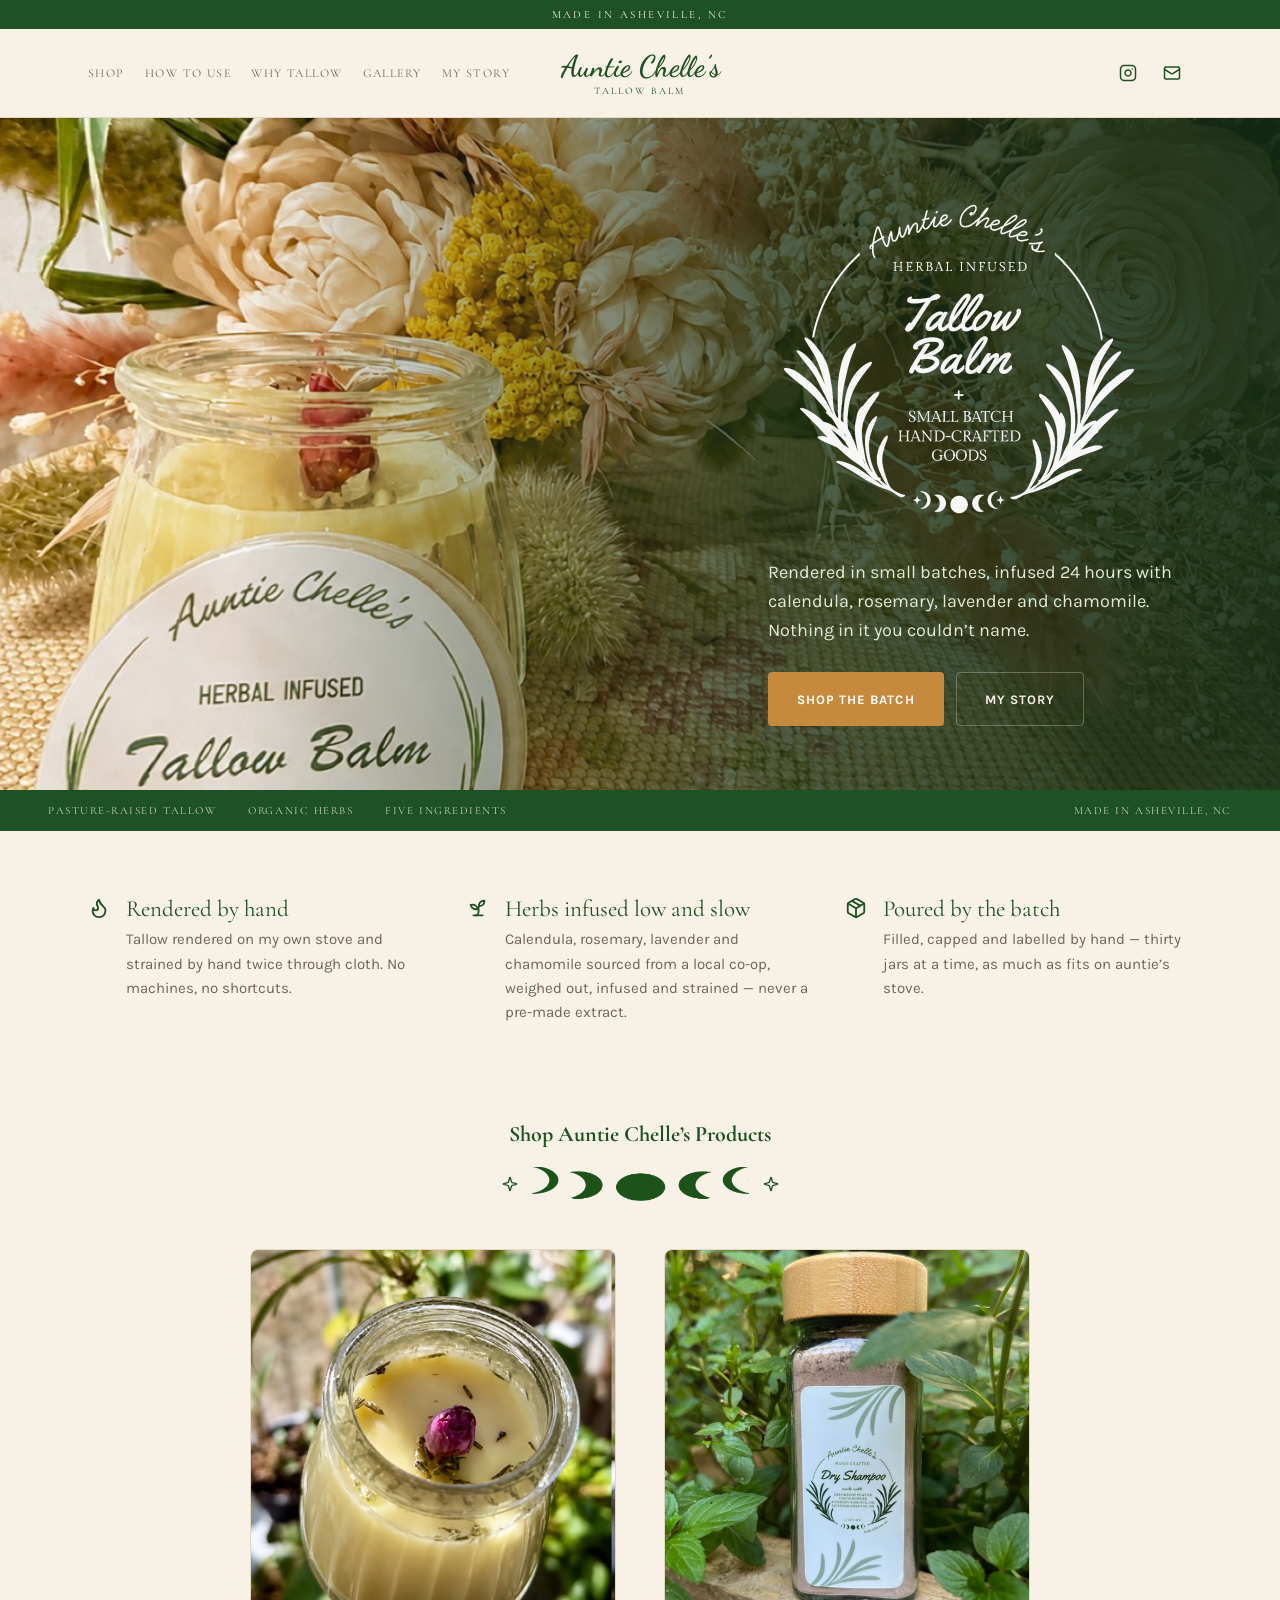
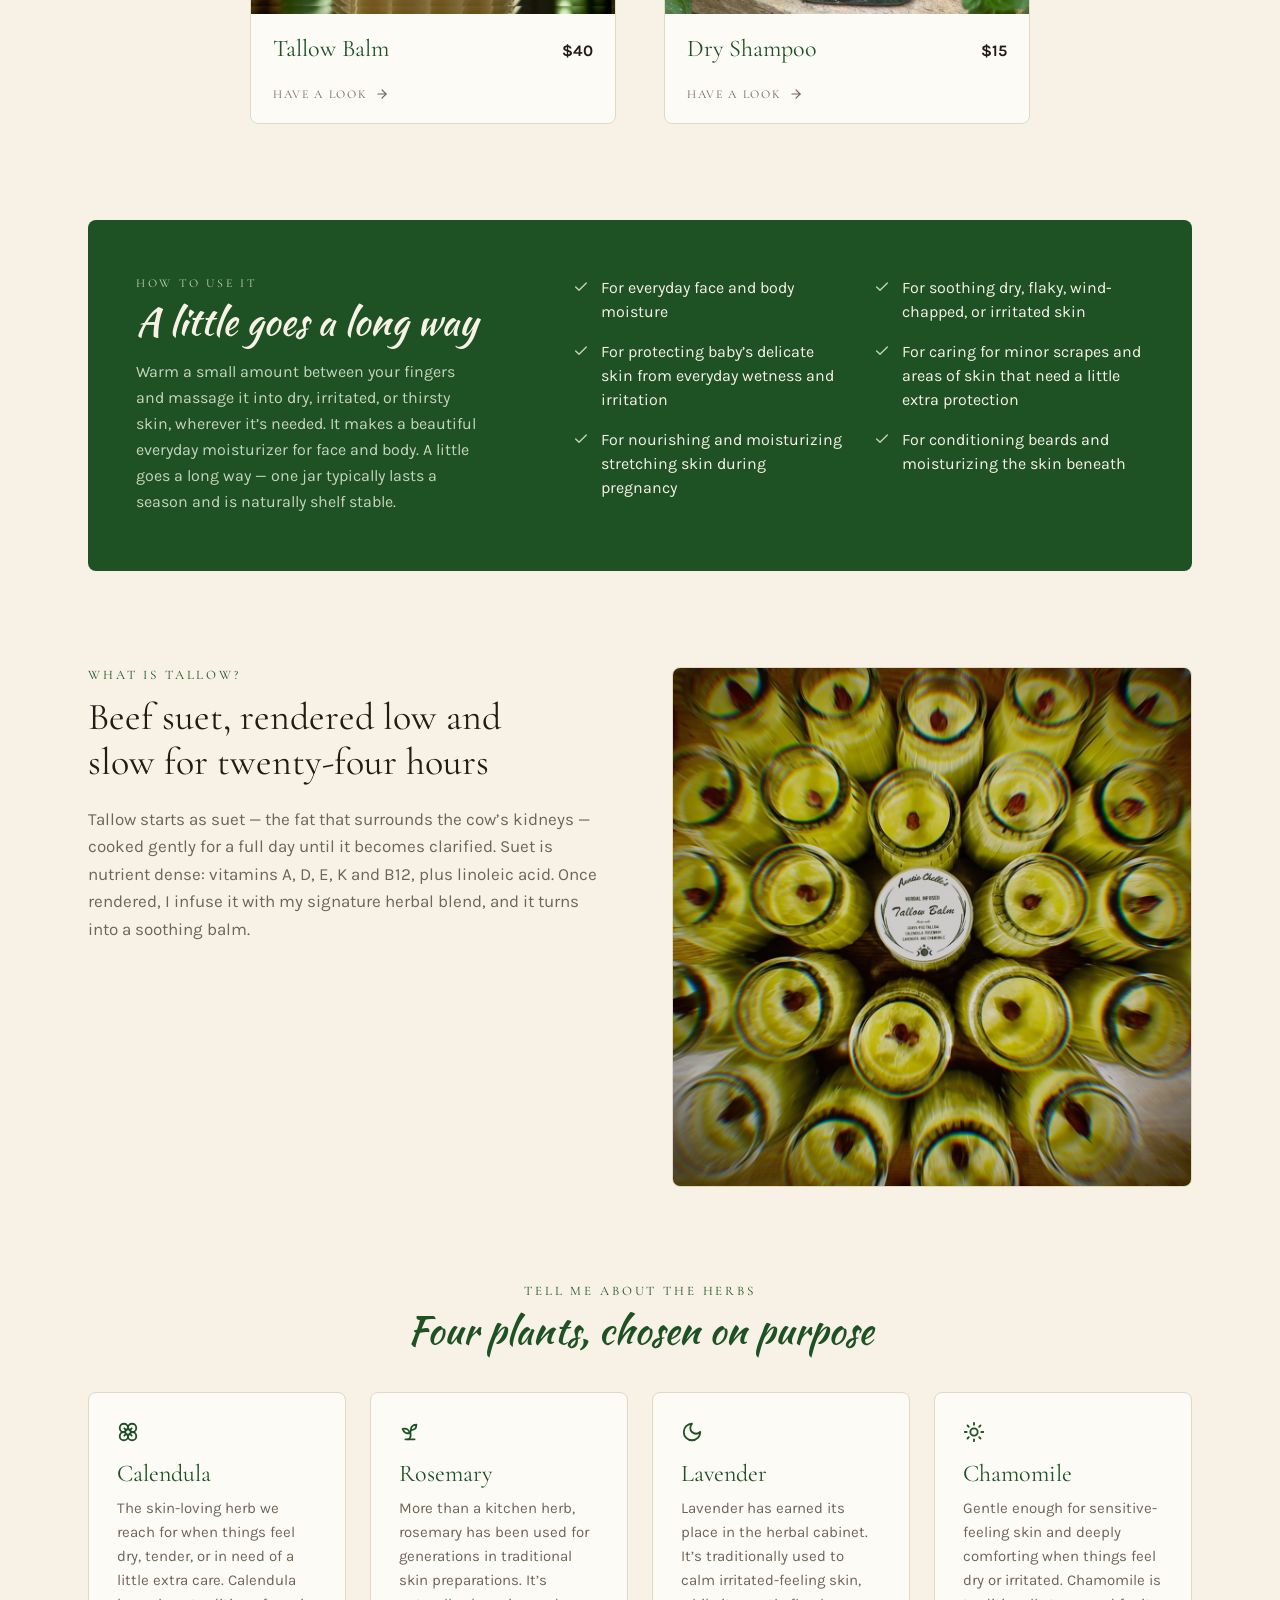
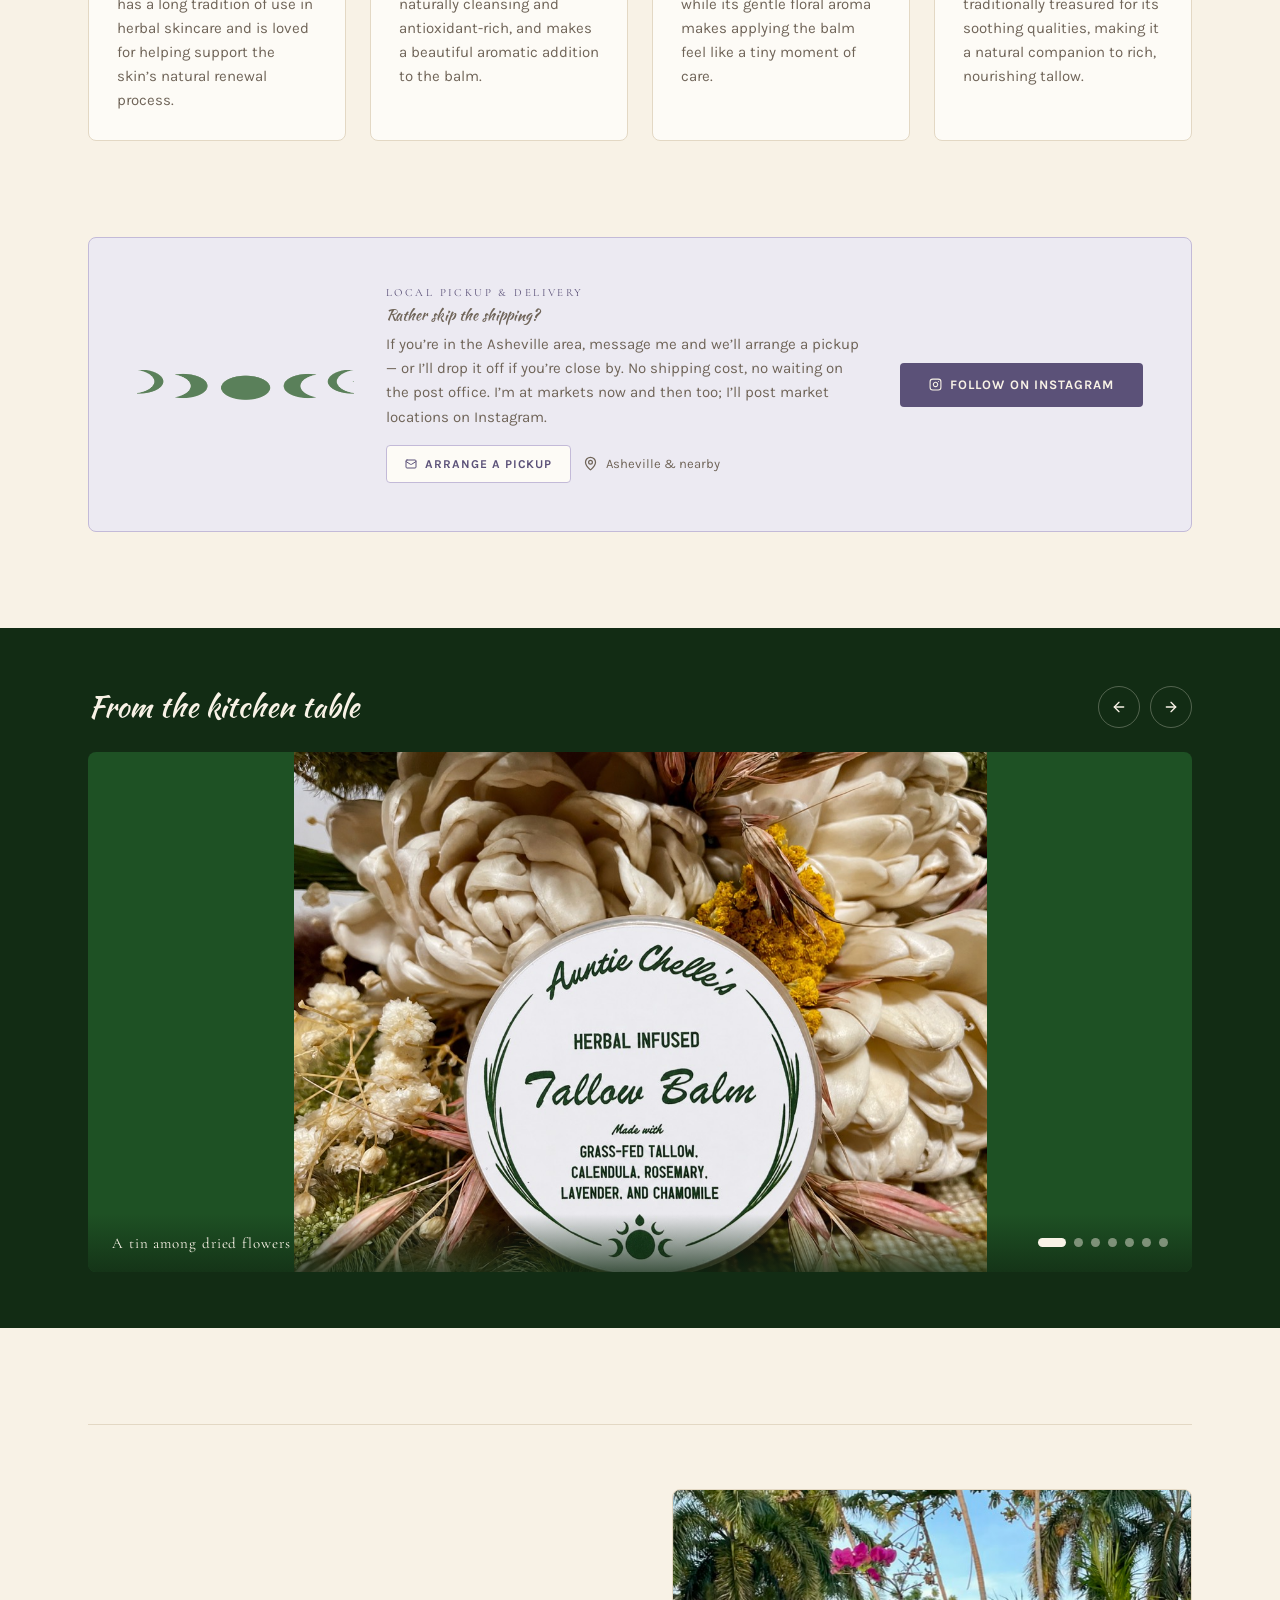
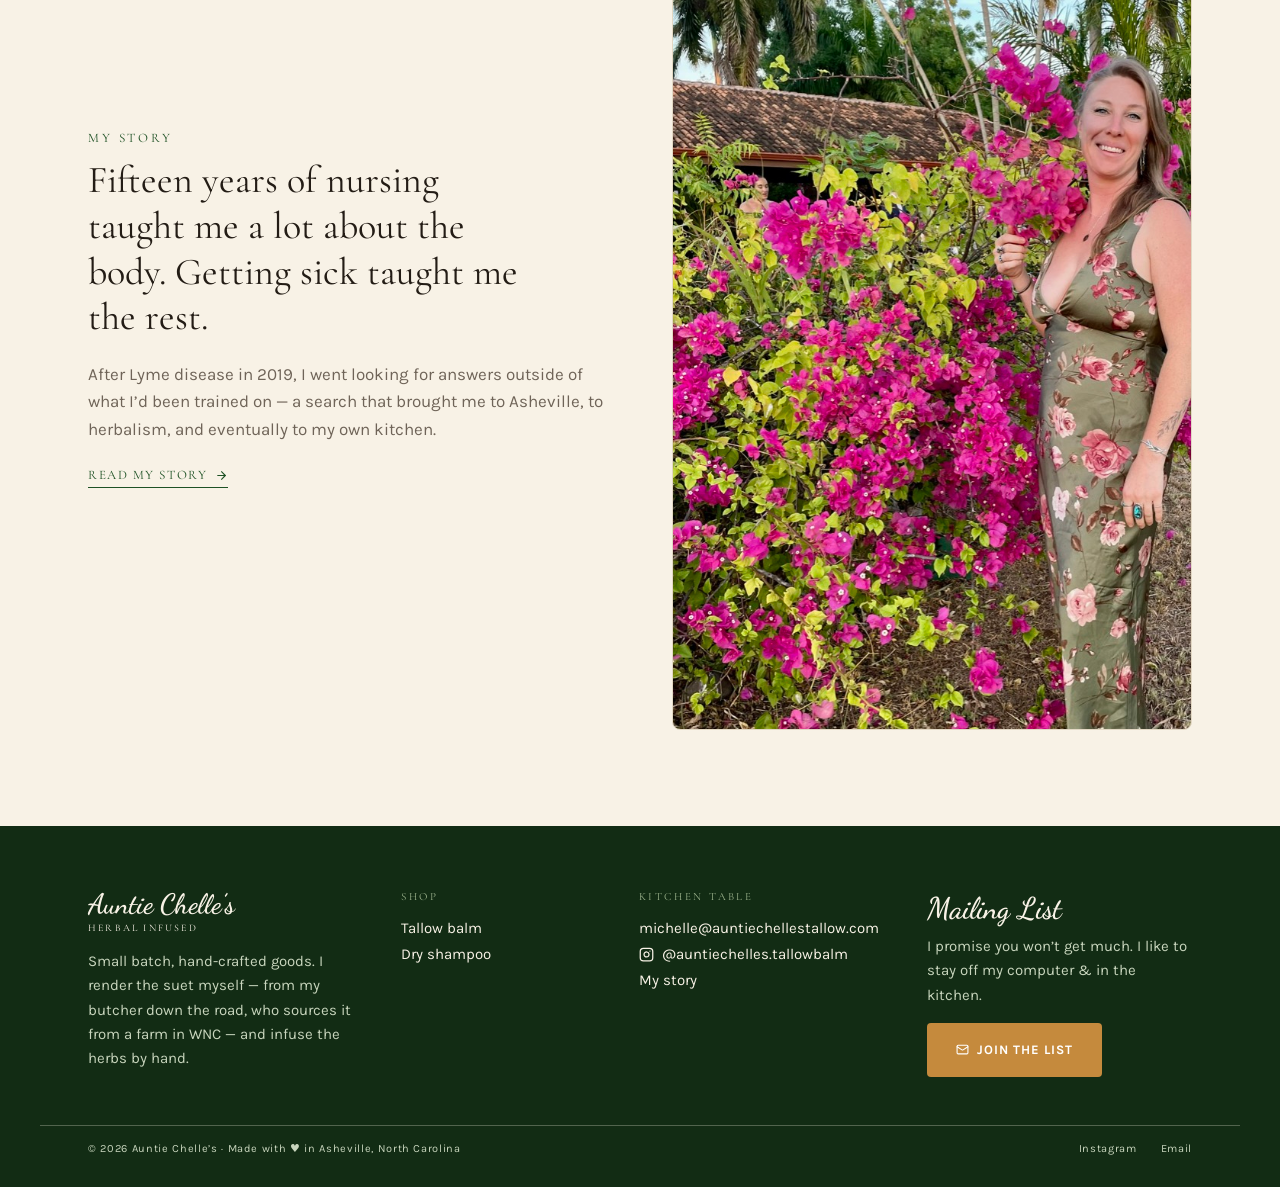
<file: index.html>
<!DOCTYPE html>
<html lang="en">
<head>
<meta charset="utf-8">
<meta name="viewport" content="width=device-width, initial-scale=1">
<title>Auntie Chelle's Tallow Balm — Small Batch Herbal Skincare, Asheville NC</title>
<meta name="description" content="Grass-fed tallow balm rendered by hand in Asheville, North Carolina and infused with calendula, rosemary, lavender and chamomile. Five ingredients, nothing you can't name.">
<link rel="canonical" href="https://auntiechellestallow.com/">
<meta property="og:type" content="website">
<meta property="og:title" content="Auntie Chelle's Tallow Balm">
<meta property="og:description" content="Small batch herbal tallow balm, rendered by hand in Asheville, North Carolina.">
<meta property="og:image" content="https://auntiechellestallow.com/images/product-tallow-balm.jpg">
<meta property="og:url" content="https://auntiechellestallow.com/">
<meta name="twitter:card" content="summary_large_image">
<link rel="stylesheet" href="styles.css">
</head>
<body>

<!-- Icons. You never need to touch this block. -->
<svg width="0" height="0" style="position:absolute" aria-hidden="true" focusable="false"><defs>
<symbol id="i-instagram" viewBox="0 0 24 24"><rect width="20" height="20" x="2" y="2" rx="5" ry="5"/><path d="M16 11.37A4 4 0 1 1 12.63 8 4 4 0 0 1 16 11.37z"/><line x1="17.5" x2="17.51" y1="6.5" y2="6.5"/></symbol>
<symbol id="i-mail" viewBox="0 0 24 24"><rect width="20" height="16" x="2" y="4" rx="2"/><path d="m22 7-8.97 5.7a1.94 1.94 0 0 1-2.06 0L2 7"/></symbol>
<symbol id="i-flame" viewBox="0 0 24 24"><path d="M8.5 14.5A2.5 2.5 0 0 0 11 12c0-1.38-.5-2-1-3-1.072-2.143-.224-4.054 2-6 .5 2.5 2 4.9 4 6.5 2 1.6 3 3.5 3 5.5a7 7 0 1 1-14 0c0-1.153.433-2.294 1-3a2.5 2.5 0 0 0 2.5 2.5z"/></symbol>
<symbol id="i-sprout" viewBox="0 0 24 24"><path d="M7 20h10"/><path d="M10 20c5.5-2.5.8-6.4 3-10"/><path d="M9.5 9.4c1.1.8 1.8 2.2 2.3 3.7-2 .4-3.5.4-4.8-.3-1.2-.6-2.3-1.9-3-4.2 2.8-.5 4.4 0 5.5.8z"/><path d="M14.1 6a7 7 0 0 0-1.1 4c1.9-.1 3.3-.6 4.3-1.4 1-1 1.6-2.3 1.7-4.6-2.7.1-4 1-4.9 2z"/></symbol>
<symbol id="i-package" viewBox="0 0 24 24"><path d="M11 21.73a2 2 0 0 0 2 0l7-4A2 2 0 0 0 21 16V8a2 2 0 0 0-1-1.73l-7-4a2 2 0 0 0-2 0l-7 4A2 2 0 0 0 3 8v8a2 2 0 0 0 1 1.73z"/><path d="M12 22V12"/><path d="m3.3 7 7.703 4.734a2 2 0 0 0 1.994 0L20.7 7"/><path d="m7.5 4.27 9 5.15"/></symbol>
<symbol id="i-check" viewBox="0 0 24 24"><path d="M20 6 9 17l-5-5"/></symbol>
<symbol id="i-flower" viewBox="0 0 24 24"><circle cx="12" cy="12" r="3"/><path d="M12 16.5A4.5 4.5 0 1 1 7.5 12 4.5 4.5 0 1 1 12 7.5a4.5 4.5 0 1 1 4.5 4.5 4.5 4.5 0 1 1-4.5 4.5"/><path d="M12 7.5V9"/><path d="M7.5 12H9"/><path d="M16.5 12H15"/><path d="M12 16.5V15"/><path d="m8 8 1.88 1.88"/><path d="M14.12 9.88 16 8"/><path d="m8 16 1.88-1.88"/><path d="M14.12 14.12 16 16"/></symbol>
<symbol id="i-moon" viewBox="0 0 24 24"><path d="M12 3a6 6 0 0 0 9 9 9 9 0 1 1-9-9Z"/></symbol>
<symbol id="i-sun" viewBox="0 0 24 24"><circle cx="12" cy="12" r="4"/><path d="M12 2v2"/><path d="M12 20v2"/><path d="m4.93 4.93 1.41 1.41"/><path d="m17.66 17.66 1.41 1.41"/><path d="M2 12h2"/><path d="M20 12h2"/><path d="m6.34 17.66-1.41 1.41"/><path d="m19.07 4.93-1.41 1.41"/></symbol>
<symbol id="i-sparkle" viewBox="0 0 24 24"><path d="M9.937 15.5A2 2 0 0 0 8.5 14.063l-6.135-1.582a.5.5 0 0 1 0-.962L8.5 9.936A2 2 0 0 0 9.937 8.5l1.582-6.135a.5.5 0 0 1 .963 0L14.063 8.5A2 2 0 0 0 15.5 9.937l6.135 1.581a.5.5 0 0 1 0 .964L15.5 14.063a2 2 0 0 0-1.437 1.437l-1.582 6.135a.5.5 0 0 1-.963 0z"/></symbol>
<symbol id="i-arrow-left" viewBox="0 0 24 24"><path d="m12 19-7-7 7-7"/><path d="M19 12H5"/></symbol>
<symbol id="i-arrow-right" viewBox="0 0 24 24"><path d="M5 12h14"/><path d="m12 5 7 7-7 7"/></symbol>
<symbol id="i-map-pin" viewBox="0 0 24 24"><path d="M20 10c0 4.993-5.539 10.193-7.399 11.799a1 1 0 0 1-1.202 0C9.539 20.193 4 14.993 4 10a8 8 0 0 1 16 0"/><circle cx="12" cy="10" r="3"/></symbol>
<symbol id="i-menu" viewBox="0 0 24 24"><line x1="4" x2="20" y1="12" y2="12"/><line x1="4" x2="20" y1="6" y2="6"/><line x1="4" x2="20" y1="18" y2="18"/></symbol>
<symbol id="i-x" viewBox="0 0 24 24"><path d="M18 6 6 18"/><path d="m6 6 12 12"/></symbol>
</defs></svg>


<!-- ===== Top banner. Change this text, or delete these 3 lines to hide it. ===== -->
<div class="announce">Made in Asheville, NC</div>


<!-- ===== Header ===== -->
<header class="site-header">
  <div class="site-header__inner">
    <button class="nav-toggle" type="button" aria-expanded="false" aria-controls="site-nav" aria-label="Menu">
      <svg class="icon nav-toggle__open"><use href="#i-menu"/></svg>
      <svg class="icon nav-toggle__close"><use href="#i-x"/></svg>
    </button>
    <nav class="site-nav" id="site-nav">
      <a href="#shop">Shop</a>
      <a href="#how-to-use">How to Use</a>
      <a href="#about">Why Tallow</a>
      <a href="#gallery">Gallery</a>
      <a href="story.html">My Story</a>
    </nav>
    <a class="wordmark" href="#top">
      <span class="wordmark__name">Auntie Chelle&rsquo;s</span>
      <span class="wordmark__sub">Tallow Balm</span>
    </a>
    <div class="header-social">
      <a href="https://www.instagram.com/auntiechelles.tallowbalm/" target="_blank" rel="noopener" aria-label="Instagram"><svg class="icon"><use href="#i-instagram"/></svg></a>
      <a href="mailto:michelle@auntiechellestallow.com" aria-label="Email Michelle"><svg class="icon"><use href="#i-mail"/></svg></a>
    </div>
  </div>
</header>


<!-- ===== Hero ===== -->
<section id="top">
  <div class="hero">
    <div class="hero__inner">
      <img class="hero__mark" src="images/mark-tallow-balm.webp" width="380" height="356"
           alt="Auntie Chelle's Herbal Infused Tallow Balm — small batch hand-crafted goods">
      <p class="hero__text">Rendered in small batches, infused 24 hours with calendula, rosemary, lavender and chamomile. Nothing in it you couldn&rsquo;t name.</p>
      <div class="hero__actions">
        <a class="btn btn--accent" href="#shop">Shop the batch</a>
        <a class="btn btn--ghost-light" href="story.html">My story</a>
      </div>
    </div>
  </div>
  <div class="trust-strip">
    <span>Pasture-raised tallow</span>
    <span>Organic herbs</span>
    <span>Five ingredients</span>
    <span class="trust-strip__last">Made in Asheville, NC</span>
  </div>
</section>


<!-- ===== Three things ===== -->
<section class="wrap features">
  <div class="feature">
    <span class="feature__icon"><svg class="icon"><use href="#i-flame"/></svg></span>
    <div>
      <h2 class="feature__title">Rendered by hand</h2>
      <p>Tallow rendered on my own stove and strained by hand twice through cloth. No machines, no shortcuts.</p>
    </div>
  </div>
  <div class="feature">
    <span class="feature__icon"><svg class="icon"><use href="#i-sprout"/></svg></span>
    <div>
      <h2 class="feature__title">Herbs infused low and slow</h2>
      <p>Calendula, rosemary, lavender and chamomile sourced from a local co-op, weighed out, infused and strained &mdash; never a pre-made extract.</p>
    </div>
  </div>
  <div class="feature">
    <span class="feature__icon"><svg class="icon"><use href="#i-package"/></svg></span>
    <div>
      <h2 class="feature__title">Poured by the batch</h2>
      <p>Filled, capped and labelled by hand &mdash; thirty jars at a time, as much as fits on auntie&rsquo;s stove.</p>
    </div>
  </div>
</section>


<!-- =========================================================================
     SHOP — to change a price, edit the text inside <span class="product-card__price">.
     Each card opens that product's own page (tallow-balm.html or
     dry-shampoo.html), and the Buy button lives over there. The price is
     written in both places, so change it here AND on the product page.
     ========================================================================= -->
<section class="wrap section" id="shop">
  <div class="section-head">
    <h2 class="section-head__title">Shop Auntie Chelle&rsquo;s Products</h2>
    <div class="rule">
      <svg class="icon"><use href="#i-sparkle"/></svg>
      <img src="images/moon-rule.png" width="217" height="61" alt="">
      <svg class="icon"><use href="#i-sparkle"/></svg>
    </div>
  </div>
  <div class="product-grid">

    <a class="product-card" href="tallow-balm.html">
      <div class="product-card__media" style="background-image:url('images/product-tallow-balm.jpg');background-position:calc(58% - 15px) 45%"></div>
      <div class="product-card__body">
        <span class="product-card__name">Tallow Balm</span>
        <span class="product-card__price">$40</span>
      </div>
      <div class="product-card__cta">Have a look <svg class="icon"><use href="#i-arrow-right"/></svg></div>
    </a>

    <a class="product-card" href="dry-shampoo.html">
      <div class="product-card__media" style="background-image:url('images/product-dry-shampoo.jpg')"></div>
      <div class="product-card__body">
        <span class="product-card__name">Dry Shampoo</span>
        <span class="product-card__price">$15</span>
      </div>
      <div class="product-card__cta">Have a look <svg class="icon"><use href="#i-arrow-right"/></svg></div>
    </a>

  </div>
</section>


<!-- ===== How to use it ===== -->
<section class="wrap section" id="how-to-use">
  <div class="panel panel--split">
    <div>
      <div class="eyebrow">How to use it</div>
      <p class="script-heading">A little goes a long way</p>
      <p class="panel__lede">Warm a small amount between your fingers and massage it into dry, irritated, or thirsty skin, wherever it&rsquo;s needed. It makes a beautiful everyday moisturizer for face and body. A little goes a long way &mdash; one jar typically lasts a season and is naturally shelf stable.</p>
    </div>
    <ul class="check-list">
      <li><svg class="icon"><use href="#i-check"/></svg>For everyday face and body moisture</li>
      <li><svg class="icon"><use href="#i-check"/></svg>For soothing dry, flaky, wind-chapped, or irritated skin</li>
      <li><svg class="icon"><use href="#i-check"/></svg>For protecting baby&rsquo;s delicate skin from everyday wetness and irritation</li>
      <li><svg class="icon"><use href="#i-check"/></svg>For caring for minor scrapes and areas of skin that need a little extra protection</li>
      <li><svg class="icon"><use href="#i-check"/></svg>For nourishing and moisturizing stretching skin during pregnancy</li>
      <li><svg class="icon"><use href="#i-check"/></svg>For conditioning beards and moisturizing the skin beneath</li>
    </ul>
  </div>
</section>


<!-- ===== What is tallow ===== -->
<section class="wrap section" id="about">
  <div class="split">
    <div>
      <div class="eyebrow">What is tallow?</div>
      <h2 class="serif-heading" style="max-width:24ch">Beef suet, rendered low and slow for twenty-four hours</h2>
      <p class="lede">Tallow starts as suet &mdash; the fat that surrounds the cow&rsquo;s kidneys &mdash; cooked gently for a full day until it becomes clarified. Suet is nutrient dense: vitamins A, D, E, K and B12, plus linoleic acid. Once rendered, I infuse it with my signature herbal blend, and it turns into a soothing balm.</p>
    </div>
    <div class="framed">
      <img src="images/gallery-batch.jpg" width="1100" height="1100" loading="lazy"
           alt="A finished batch of Tallow Balm jars, seen from above">
    </div>
  </div>
</section>


<!-- ===== The herbs ===== -->
<section class="wrap section">
  <div class="section-head" style="margin-bottom:0">
    <div class="eyebrow">Tell me about the herbs</div>
    <h2 class="script-heading">Four plants, chosen on purpose</h2>
  </div>
  <div class="herb-grid">
    <div class="herb">
      <div class="herb__icon"><svg class="icon"><use href="#i-flower"/></svg></div>
      <h3 class="herb__name">Calendula</h3>
      <p>The skin-loving herb we reach for when things feel dry, tender, or in need of a little extra care. Calendula has a long tradition of use in herbal skincare and is loved for helping support the skin&rsquo;s natural renewal process.</p>
    </div>
    <div class="herb">
      <div class="herb__icon"><svg class="icon"><use href="#i-sprout"/></svg></div>
      <h3 class="herb__name">Rosemary</h3>
      <p>More than a kitchen herb, rosemary has been used for generations in traditional skin preparations. It&rsquo;s naturally cleansing and antioxidant-rich, and makes a beautiful aromatic addition to the balm.</p>
    </div>
    <div class="herb">
      <div class="herb__icon"><svg class="icon"><use href="#i-moon"/></svg></div>
      <h3 class="herb__name">Lavender</h3>
      <p>Lavender has earned its place in the herbal cabinet. It&rsquo;s traditionally used to calm irritated-feeling skin, while its gentle floral aroma makes applying the balm feel like a tiny moment of care.</p>
    </div>
    <div class="herb">
      <div class="herb__icon"><svg class="icon"><use href="#i-sun"/></svg></div>
      <h3 class="herb__name">Chamomile</h3>
      <p>Gentle enough for sensitive-feeling skin and deeply comforting when things feel dry or irritated. Chamomile is traditionally treasured for its soothing qualities, making it a natural companion to rich, nourishing tallow.</p>
    </div>
  </div>
</section>


<!-- ===== Local pickup ===== -->
<section class="wrap section" id="market">
  <div class="pickup">
    <img class="pickup__mark" src="images/moon-rule.png" width="217" height="61" alt="" loading="lazy">
    <div>
      <div class="eyebrow">Local pickup &amp; delivery</div>
      <p class="pickup__title">Rather skip the shipping?</p>
      <p>If you&rsquo;re in the Asheville area, message me and we&rsquo;ll arrange a pickup &mdash; or I&rsquo;ll drop it off if you&rsquo;re close by. No shipping cost, no waiting on the post office. I&rsquo;m at markets now and then too; I&rsquo;ll post market locations on Instagram.</p>
      <div class="pickup__actions">
        <a class="btn btn--sm btn--lavender-outline" href="mailto:michelle@auntiechellestallow.com">
          <svg class="icon"><use href="#i-mail"/></svg>Arrange a pickup
        </a>
        <span class="pickup__note"><svg class="icon"><use href="#i-map-pin"/></svg>Asheville &amp; nearby</span>
      </div>
    </div>
    <a class="btn btn--lavender" href="https://www.instagram.com/auntiechelles.tallowbalm/" target="_blank" rel="noopener">
      <svg class="icon"><use href="#i-instagram"/></svg>Follow on Instagram
    </a>
  </div>
</section>


<!-- =========================================================================
     GALLERY — to add or remove a photo, add or remove one <div class="gallery__slide">
     line below. Put the photo in the images folder first. The dots and arrows
     adjust themselves automatically.
     ========================================================================= -->
<section class="gallery" id="gallery">
  <div class="gallery__head">
    <h2 class="gallery__title">From the kitchen table</h2>
    <div class="gallery__controls">
      <button class="gallery__btn" type="button" data-gallery-prev aria-label="Previous photo"><svg class="icon"><use href="#i-arrow-left"/></svg></button>
      <button class="gallery__btn" type="button" data-gallery-next aria-label="Next photo"><svg class="icon"><use href="#i-arrow-right"/></svg></button>
    </div>
  </div>
  <div class="gallery__frame">
    <div class="gallery__viewport" data-gallery aria-roledescription="carousel" aria-label="Photos of Auntie Chelle's balm">
      <div class="gallery__track" data-gallery-track>
        <div class="gallery__slide" style="background-image:url('images/gallery-tin-flowers.jpg')" data-caption="A tin among dried flowers" role="group" aria-label="A tin among dried flowers"></div>
        <div class="gallery__slide" style="background-image:url('images/gallery-rosemary.jpg')" data-caption="Rosemary, straight from the bush" role="group" aria-label="Rosemary, straight from the bush"></div>
        <div class="gallery__slide" style="background-image:url('images/gallery-dry-shampoo.jpg')" data-caption="The dry shampoo, cocoa and arrowroot" role="group" aria-label="The dry shampoo, cocoa and arrowroot"></div>
        <div class="gallery__slide" style="background-image:url('images/gallery-seaside.jpg')" data-caption="Travels to the water" role="group" aria-label="Travels to the water"></div>
        <div class="gallery__slide" style="background-image:url('images/gallery-snow.jpg')" data-caption="Winter hands, winter batch" role="group" aria-label="Winter hands, winter batch"></div>
        <div class="gallery__slide" style="background-image:url('images/gallery-dried-flowers.jpg')" data-caption="Balm beside the dried blooms" role="group" aria-label="Balm beside the dried blooms"></div>
        <div class="gallery__slide" style="background-image:url('images/gallery-shells.jpg')" data-caption="Travels well" role="group" aria-label="Travels well"></div>
      </div>
      <div class="gallery__caption-bar">
        <span class="gallery__caption" data-gallery-caption></span>
        <div class="gallery__dots" data-gallery-dots></div>
      </div>
    </div>
  </div>
</section>


<!-- ===== My story teaser ===== -->
<section class="wrap section" id="story">
  <div class="split split--center" style="border-top:1px solid var(--border-hairline);padding-top:64px">
    <div>
      <div class="eyebrow">My story</div>
      <h2 class="serif-heading" style="max-width:24ch">Fifteen years of nursing taught me a lot about the body. Getting sick taught me the rest.</h2>
      <p class="lede" style="max-width:52ch">After Lyme disease in 2019, I went looking for answers outside of what I&rsquo;d been trained on &mdash; a search that brought me to Asheville, to herbalism, and eventually to my own kitchen.</p>
      <a href="story.html" style="display:inline-flex;align-items:center;gap:8px;margin-top:24px;text-decoration:none;font-family:var(--font-display);font-size:13px;text-transform:uppercase;letter-spacing:.12em;color:var(--rosemary-700);border-bottom:1px solid var(--rosemary-700);padding-bottom:4px">
        Read my story <svg class="icon"><use href="#i-arrow-right"/></svg>
      </a>
    </div>
    <div class="framed">
      <img src="images/michelle.jpg" width="680" height="1100" loading="lazy"
           alt="Michelle, maker of Auntie Chelle's, beside a bougainvillea"
           style="height:100%;object-fit:cover;object-position:75% 30%">
    </div>
  </div>
</section>


<!-- ===== Footer ===== -->
<footer class="site-footer">
  <div class="site-footer__cols">
    <div>
      <div class="wordmark">
        <span class="wordmark__name">Auntie Chelle&rsquo;s</span>
        <span class="wordmark__sub">Herbal Infused</span>
      </div>
      <p class="site-footer__blurb">Small batch, hand-crafted goods. I render the suet myself &mdash; from my butcher down the road, who sources it from a farm in WNC &mdash; and infuse the herbs by hand.</p>
    </div>
    <div>
      <div class="footer-head">Shop</div>
      <div class="footer-links">
        <a href="tallow-balm.html">Tallow balm</a>
        <a href="dry-shampoo.html">Dry shampoo</a>
      </div>
    </div>
    <div>
      <div class="footer-head">Kitchen table</div>
      <div class="footer-links">
        <a href="mailto:michelle@auntiechellestallow.com">michelle@auntiechellestallow.com</a>
        <a href="https://www.instagram.com/auntiechelles.tallowbalm/" target="_blank" rel="noopener"><svg class="icon"><use href="#i-instagram"/></svg>@auntiechelles.tallowbalm</a>
        <a href="story.html">My story</a>
      </div>
    </div>

    <!-- ===================================================================
         MAILING LIST — this button opens Michelle's Square signup page.
         If the Square link ever changes, replace the href below with the new
         one from Square Dashboard → Customer Directory → Customer Programs.
         =================================================================== -->
    <div class="signup">
      <div class="signup__title">Mailing List</div>
      <p>I promise you won&rsquo;t get much. I like to stay off my computer &amp; in the kitchen.</p>
      <a class="btn btn--accent" href="https://squareup.com/customer-programs/enroll/7SmyrC2PEn3K" target="_blank" rel="noopener">
        <svg class="icon"><use href="#i-mail"/></svg>Join the list
      </a>
    </div>
  </div>

  <div class="site-footer__bottom">
    <span>&copy; 2026 Auntie Chelle&rsquo;s &middot; Made with &hearts; in Asheville, North Carolina</span>
    <nav>
      <a href="https://www.instagram.com/auntiechelles.tallowbalm/" target="_blank" rel="noopener">Instagram</a>
      <a href="mailto:michelle@auntiechellestallow.com">Email</a>
    </nav>
  </div>
</footer>


<script src="site.js"></script>
</body>
</html>
</file>
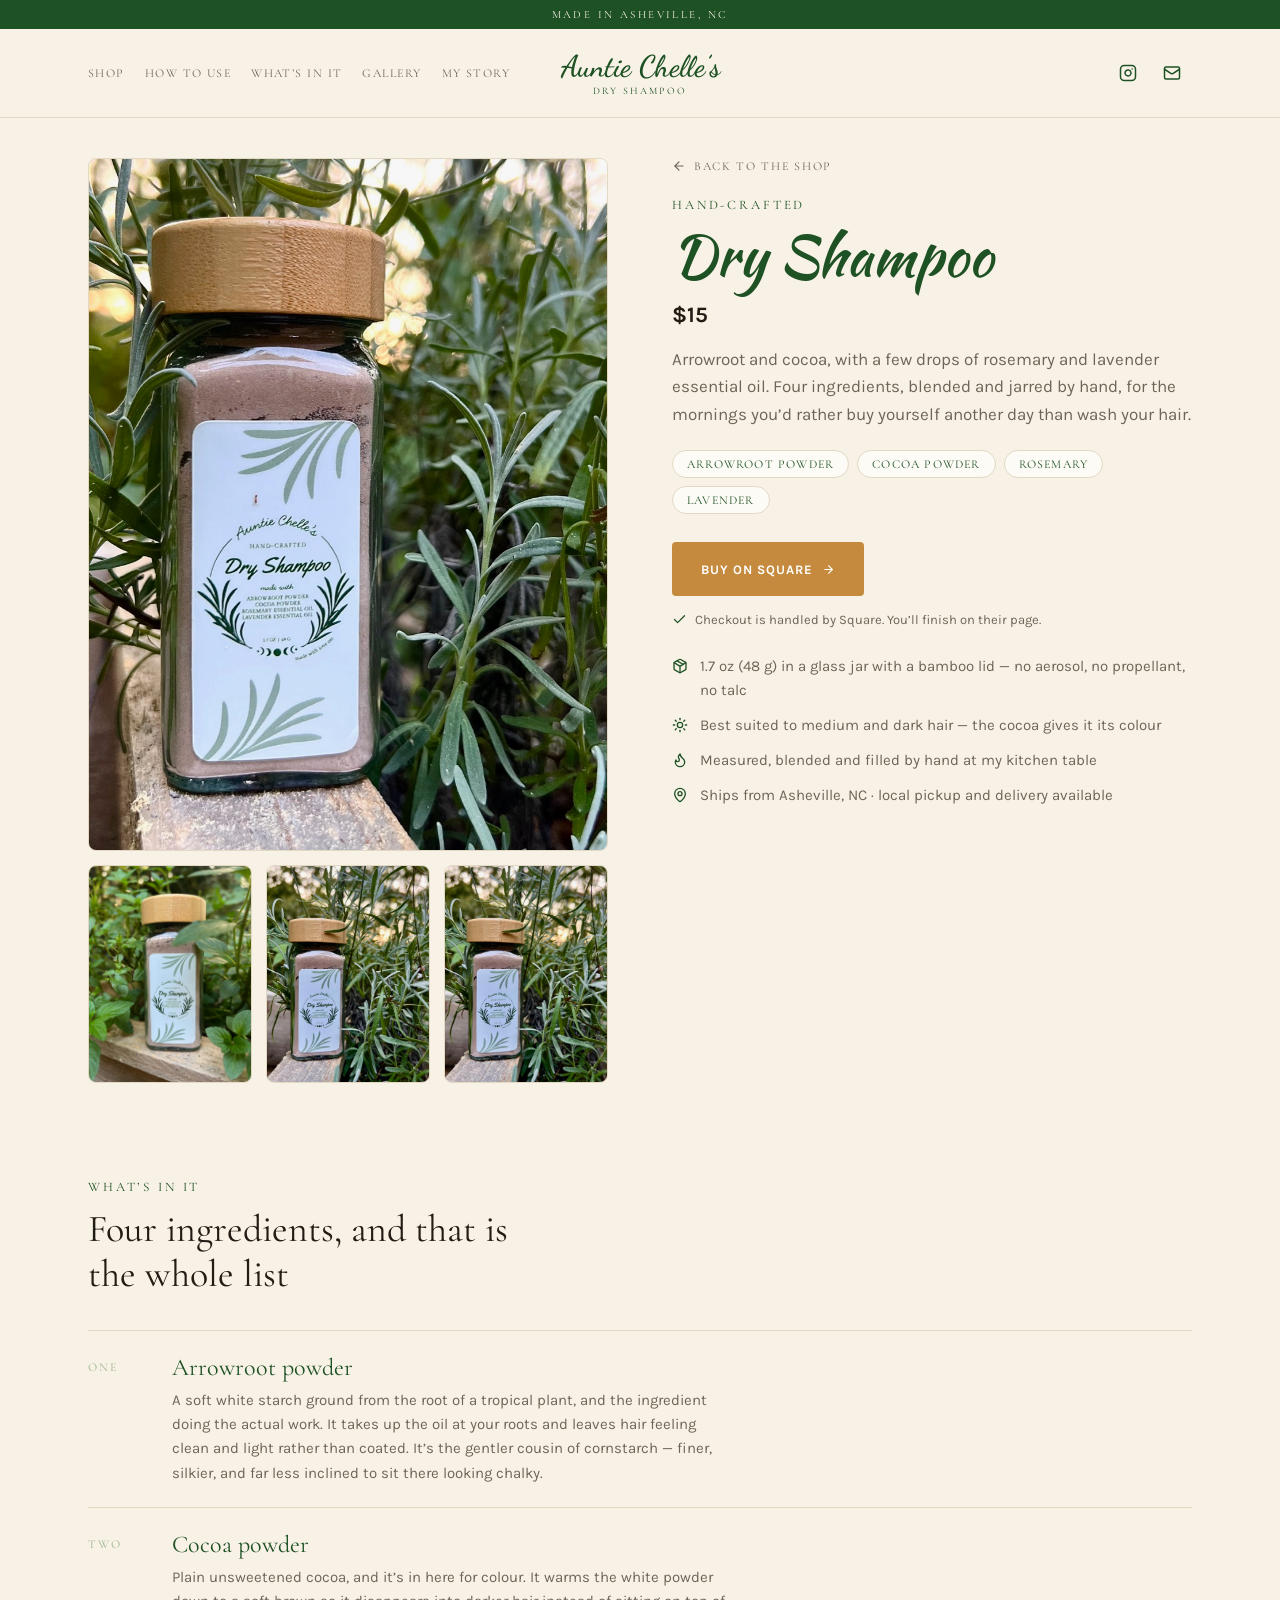
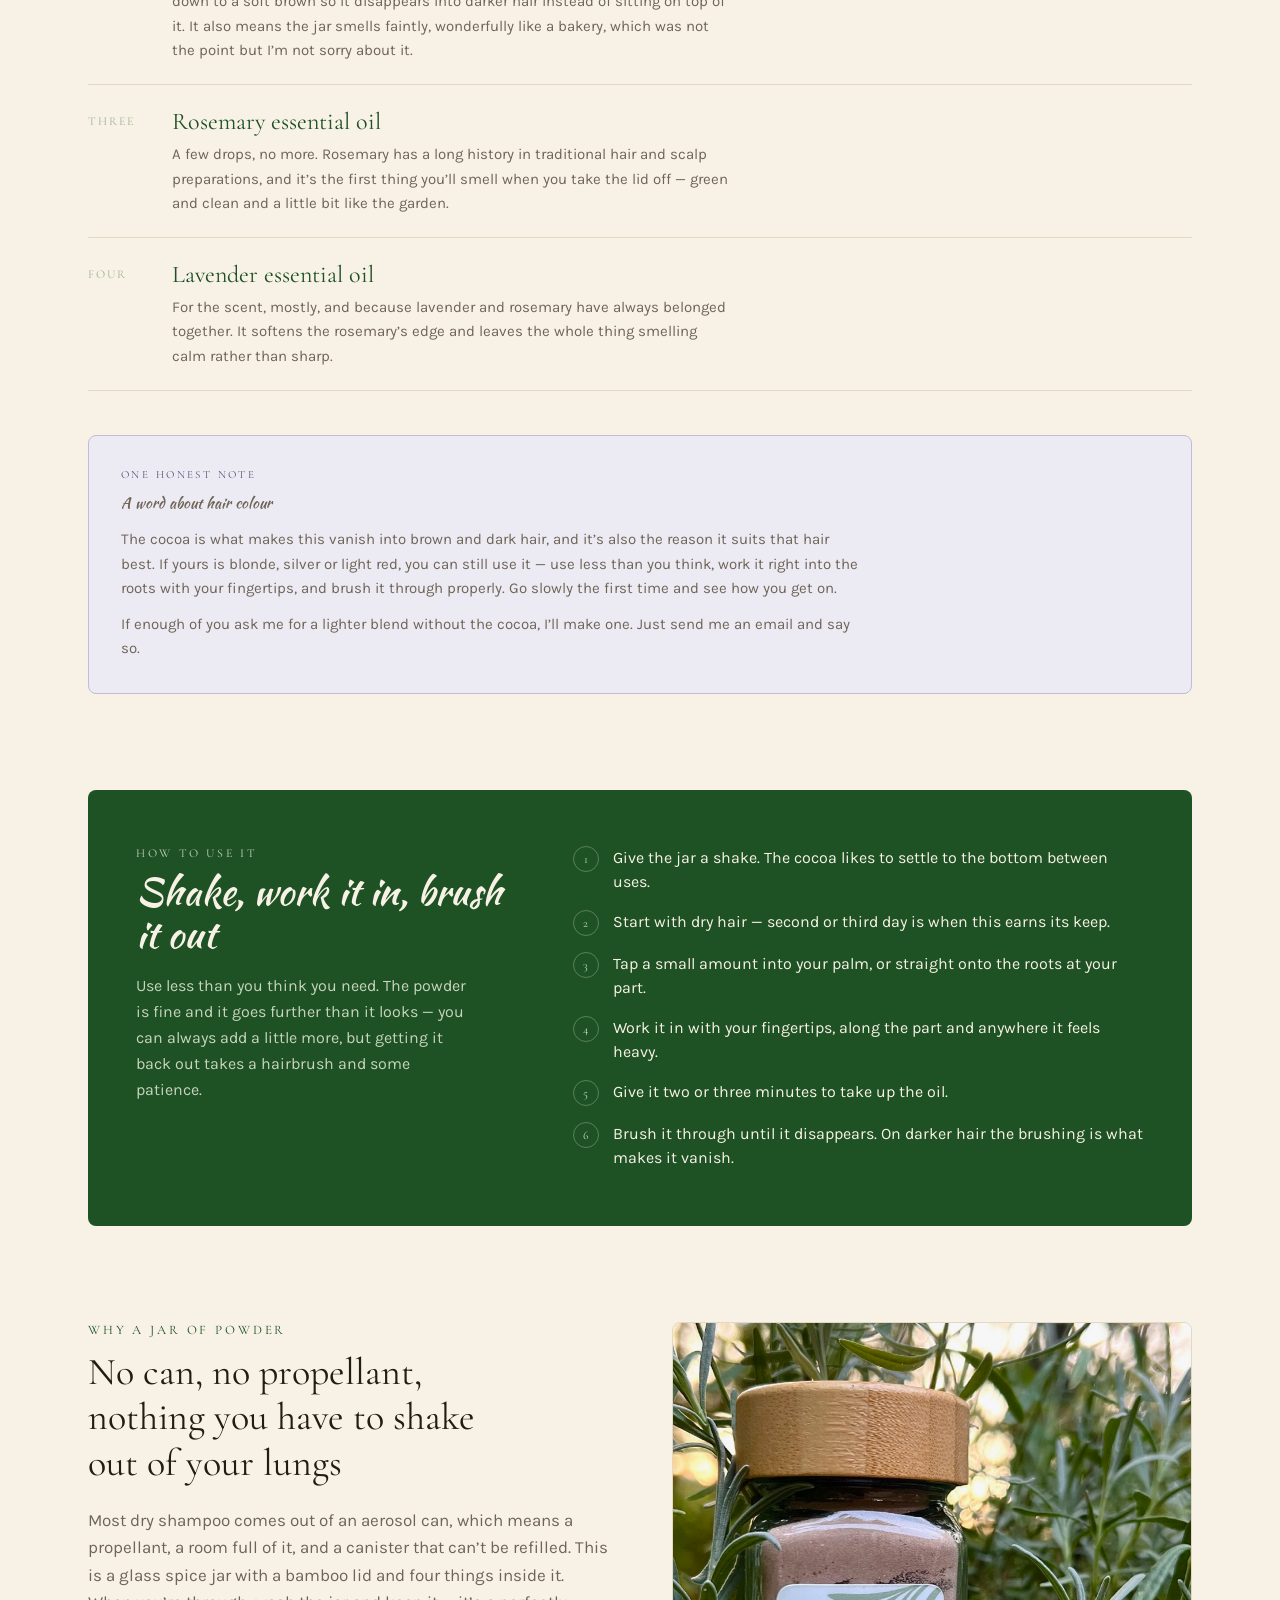
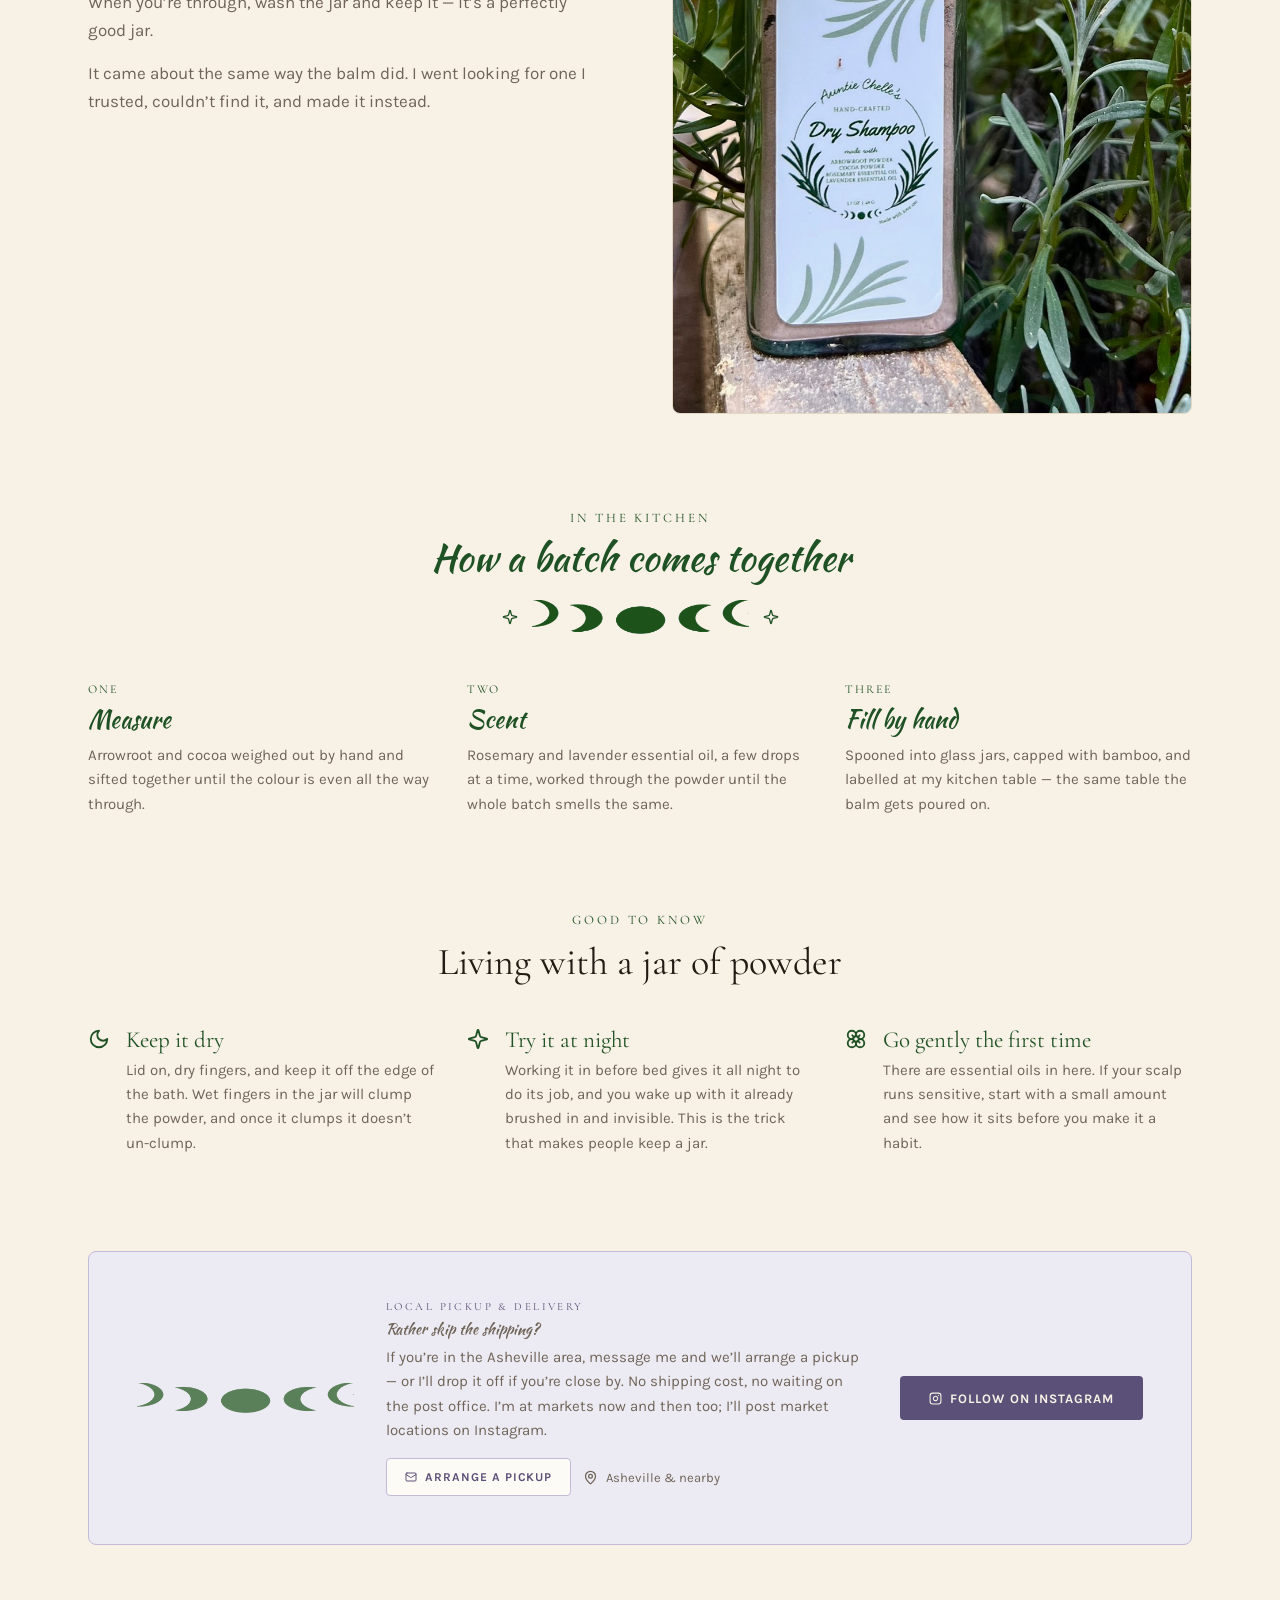
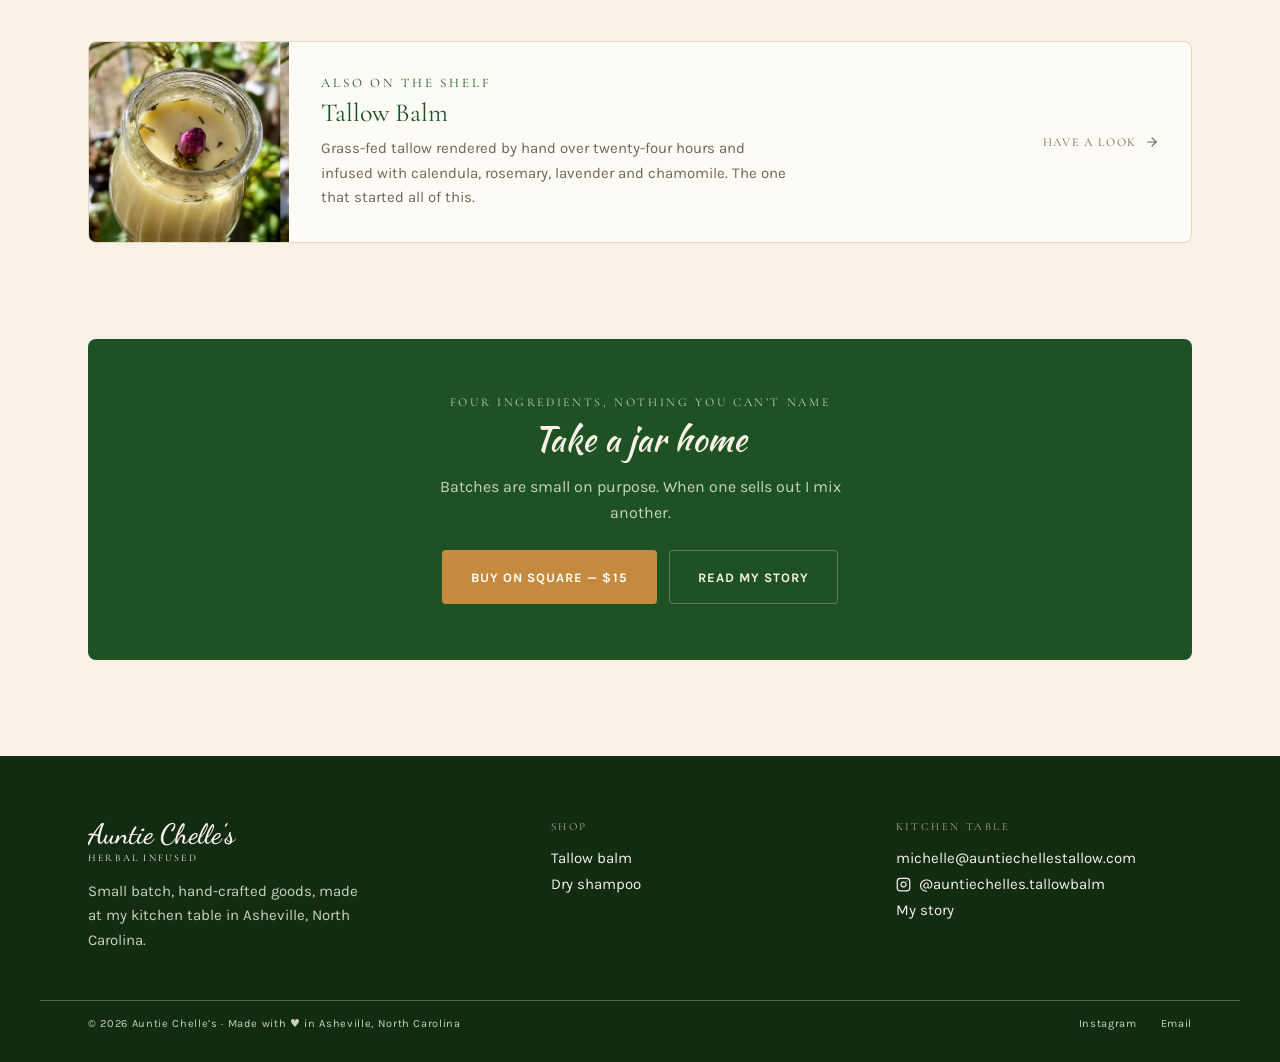
<file: dry-shampoo.html>
<!DOCTYPE html>
<html lang="en">
<head>
<meta charset="utf-8">
<meta name="viewport" content="width=device-width, initial-scale=1">
<title>Hand-Crafted Dry Shampoo — Auntie Chelle's</title>
<meta name="description" content="Four ingredients: arrowroot powder, cocoa powder, rosemary and lavender essential oil. Blended by hand in Asheville, NC and filled into a little glass jar. No aerosol, no talc.">
<link rel="canonical" href="https://auntiechellestallow.com/dry-shampoo.html">
<meta property="og:type" content="product">
<meta property="og:title" content="Hand-Crafted Dry Shampoo — Auntie Chelle's">
<meta property="og:description" content="Arrowroot, cocoa, rosemary and lavender. Four ingredients in a little glass jar, blended by hand in Asheville, North Carolina.">
<meta property="og:image" content="https://auntiechellestallow.com/images/product-dry-shampoo.jpg">
<meta property="og:url" content="https://auntiechellestallow.com/dry-shampoo.html">
<meta name="twitter:card" content="summary_large_image">
<link rel="stylesheet" href="styles.css">
</head>
<body>

<!-- Icons. You never need to touch this block. -->
<svg width="0" height="0" style="position:absolute" aria-hidden="true" focusable="false"><defs>
<symbol id="i-instagram" viewBox="0 0 24 24"><rect width="20" height="20" x="2" y="2" rx="5" ry="5"/><path d="M16 11.37A4 4 0 1 1 12.63 8 4 4 0 0 1 16 11.37z"/><line x1="17.5" x2="17.51" y1="6.5" y2="6.5"/></symbol>
<symbol id="i-mail" viewBox="0 0 24 24"><rect width="20" height="16" x="2" y="4" rx="2"/><path d="m22 7-8.97 5.7a1.94 1.94 0 0 1-2.06 0L2 7"/></symbol>
<symbol id="i-flame" viewBox="0 0 24 24"><path d="M8.5 14.5A2.5 2.5 0 0 0 11 12c0-1.38-.5-2-1-3-1.072-2.143-.224-4.054 2-6 .5 2.5 2 4.9 4 6.5 2 1.6 3 3.5 3 5.5a7 7 0 1 1-14 0c0-1.153.433-2.294 1-3a2.5 2.5 0 0 0 2.5 2.5z"/></symbol>
<symbol id="i-sprout" viewBox="0 0 24 24"><path d="M7 20h10"/><path d="M10 20c5.5-2.5.8-6.4 3-10"/><path d="M9.5 9.4c1.1.8 1.8 2.2 2.3 3.7-2 .4-3.5.4-4.8-.3-1.2-.6-2.3-1.9-3-4.2 2.8-.5 4.4 0 5.5.8z"/><path d="M14.1 6a7 7 0 0 0-1.1 4c1.9-.1 3.3-.6 4.3-1.4 1-1 1.6-2.3 1.7-4.6-2.7.1-4 1-4.9 2z"/></symbol>
<symbol id="i-package" viewBox="0 0 24 24"><path d="M11 21.73a2 2 0 0 0 2 0l7-4A2 2 0 0 0 21 16V8a2 2 0 0 0-1-1.73l-7-4a2 2 0 0 0-2 0l-7 4A2 2 0 0 0 3 8v8a2 2 0 0 0 1 1.73z"/><path d="M12 22V12"/><path d="m3.3 7 7.703 4.734a2 2 0 0 0 1.994 0L20.7 7"/><path d="m7.5 4.27 9 5.15"/></symbol>
<symbol id="i-check" viewBox="0 0 24 24"><path d="M20 6 9 17l-5-5"/></symbol>
<symbol id="i-flower" viewBox="0 0 24 24"><circle cx="12" cy="12" r="3"/><path d="M12 16.5A4.5 4.5 0 1 1 7.5 12 4.5 4.5 0 1 1 12 7.5a4.5 4.5 0 1 1 4.5 4.5 4.5 4.5 0 1 1-4.5 4.5"/><path d="M12 7.5V9"/><path d="M7.5 12H9"/><path d="M16.5 12H15"/><path d="M12 16.5V15"/><path d="m8 8 1.88 1.88"/><path d="M14.12 9.88 16 8"/><path d="m8 16 1.88-1.88"/><path d="M14.12 14.12 16 16"/></symbol>
<symbol id="i-moon" viewBox="0 0 24 24"><path d="M12 3a6 6 0 0 0 9 9 9 9 0 1 1-9-9Z"/></symbol>
<symbol id="i-sun" viewBox="0 0 24 24"><circle cx="12" cy="12" r="4"/><path d="M12 2v2"/><path d="M12 20v2"/><path d="m4.93 4.93 1.41 1.41"/><path d="m17.66 17.66 1.41 1.41"/><path d="M2 12h2"/><path d="M20 12h2"/><path d="m6.34 17.66-1.41 1.41"/><path d="m19.07 4.93-1.41 1.41"/></symbol>
<symbol id="i-sparkle" viewBox="0 0 24 24"><path d="M9.937 15.5A2 2 0 0 0 8.5 14.063l-6.135-1.582a.5.5 0 0 1 0-.962L8.5 9.936A2 2 0 0 0 9.937 8.5l1.582-6.135a.5.5 0 0 1 .963 0L14.063 8.5A2 2 0 0 0 15.5 9.937l6.135 1.581a.5.5 0 0 1 0 .964L15.5 14.063a2 2 0 0 0-1.437 1.437l-1.582 6.135a.5.5 0 0 1-.963 0z"/></symbol>
<symbol id="i-arrow-left" viewBox="0 0 24 24"><path d="m12 19-7-7 7-7"/><path d="M19 12H5"/></symbol>
<symbol id="i-arrow-right" viewBox="0 0 24 24"><path d="M5 12h14"/><path d="m12 5 7 7-7 7"/></symbol>
<symbol id="i-map-pin" viewBox="0 0 24 24"><path d="M20 10c0 4.993-5.539 10.193-7.399 11.799a1 1 0 0 1-1.202 0C9.539 20.193 4 14.993 4 10a8 8 0 0 1 16 0"/><circle cx="12" cy="10" r="3"/></symbol>
<symbol id="i-menu" viewBox="0 0 24 24"><line x1="4" x2="20" y1="12" y2="12"/><line x1="4" x2="20" y1="6" y2="6"/><line x1="4" x2="20" y1="18" y2="18"/></symbol>
<symbol id="i-x" viewBox="0 0 24 24"><path d="M18 6 6 18"/><path d="m6 6 12 12"/></symbol>
</defs></svg>


<div class="announce">Made in Asheville, NC</div>


<!-- ===== Header ===== -->
<header class="site-header">
  <div class="site-header__inner">
    <button class="nav-toggle" type="button" aria-expanded="false" aria-controls="site-nav" aria-label="Menu">
      <svg class="icon nav-toggle__open"><use href="#i-menu"/></svg>
      <svg class="icon nav-toggle__close"><use href="#i-x"/></svg>
    </button>
    <nav class="site-nav" id="site-nav">
      <a href="index.html#shop">Shop</a>
      <a href="#how-to-use">How to Use</a>
      <a href="#ingredients">What&rsquo;s In It</a>
      <a href="index.html#gallery">Gallery</a>
      <a href="story.html">My Story</a>
    </nav>
    <a class="wordmark" href="index.html">
      <span class="wordmark__name">Auntie Chelle&rsquo;s</span>
      <span class="wordmark__sub">Dry Shampoo</span>
    </a>
    <div class="header-social">
      <a href="https://www.instagram.com/auntiechelles.tallowbalm/" target="_blank" rel="noopener" aria-label="Instagram"><svg class="icon"><use href="#i-instagram"/></svg></a>
      <a href="mailto:michelle@auntiechellestallow.com" aria-label="Email Michelle"><svg class="icon"><use href="#i-mail"/></svg></a>
    </div>
  </div>
</header>


<!-- =========================================================================
     THE TOP OF THE PAGE — the big photo, the name, the price and the Buy
     button. To change the price, edit the text inside
     <span class="product-hero__price">. To change where Buy goes, edit the
     href="..." on the Buy button (your Square checkout link).
     ========================================================================= -->
<section class="wrap product-hero">

  <div>
    <div class="framed">
      <img src="images/gallery-dry-shampoo.jpg" width="900" height="1200"
           alt="A glass jar of Auntie Chelle's Dry Shampoo with a bamboo lid, standing in a lavender bush at sunset">
    </div>
    <div class="photo-row">
      <div class="framed"><img src="images/product-dry-shampoo.jpg" width="900" height="1200" loading="lazy" alt="The Dry Shampoo jar on a wooden ledge surrounded by mint"></div>
      <div class="framed"><img src="images/gallery-dry-shampoo-rosemary.jpg" width="884" height="1200" loading="lazy" alt="The Dry Shampoo jar tipped against lavender in evening light"></div>
      <div class="framed"><img src="images/gallery-dry-shampoo-evening.jpg" width="892" height="1200" loading="lazy" alt="The Dry Shampoo jar standing among lavender stems"></div>
    </div>
  </div>

  <div>
    <a class="crumb" href="index.html#shop"><svg class="icon"><use href="#i-arrow-left"/></svg>Back to the shop</a>
    <div class="eyebrow" style="margin-top:20px">Hand-crafted</div>
    <h1 class="product-hero__name">Dry Shampoo</h1>
    <span class="product-hero__price">$15</span>

    <p class="lede" style="margin-top:18px">Arrowroot and cocoa, with a few drops of rosemary and lavender essential oil. Four ingredients, blended and jarred by hand, for the mornings you&rsquo;d rather buy yourself another day than wash your hair.</p>

    <ul class="chips">
      <li class="chip">Arrowroot powder</li>
      <li class="chip">Cocoa powder</li>
      <li class="chip">Rosemary</li>
      <li class="chip">Lavender</li>
    </ul>

    <div class="product-hero__actions">
      <a class="btn btn--accent" href="https://square.link/u/zjrhsPnq" target="_blank" rel="noopener">Buy on Square <svg class="icon"><use href="#i-arrow-right"/></svg></a>
    </div>
    <p class="buy-note"><svg class="icon"><use href="#i-check"/></svg>Checkout is handled by Square. You&rsquo;ll finish on their page.</p>

    <!-- Small facts. Add a line by copying one <li> and changing the words.
         The size below is the one printed on the bottle label. If you ever
         change jar size, change it here too. -->
    <ul class="spec-list">
      <li><svg class="icon"><use href="#i-package"/></svg>1.7 oz (48 g) in a glass jar with a bamboo lid &mdash; no aerosol, no propellant, no talc</li>
      <li><svg class="icon"><use href="#i-sun"/></svg>Best suited to medium and dark hair &mdash; the cocoa gives it its colour</li>
      <li><svg class="icon"><use href="#i-flame"/></svg>Measured, blended and filled by hand at my kitchen table</li>
      <li><svg class="icon"><use href="#i-map-pin"/></svg>Ships from Asheville, NC &middot; local pickup and delivery available</li>
    </ul>
  </div>

</section>


<!-- ===== The list of what's actually in the jar ===== -->
<section class="wrap section" id="ingredients">
  <div class="eyebrow">What&rsquo;s in it</div>
  <h2 class="serif-heading" style="max-width:24ch">Four ingredients, and that is the whole list</h2>

  <ol class="ingredient-list">
    <li class="ingredient">
      <span class="ingredient__num">One</span>
      <div>
        <h3 class="ingredient__name">Arrowroot powder</h3>
        <p>A soft white starch ground from the root of a tropical plant, and the ingredient doing the actual work. It takes up the oil at your roots and leaves hair feeling clean and light rather than coated. It&rsquo;s the gentler cousin of cornstarch &mdash; finer, silkier, and far less inclined to sit there looking chalky.</p>
      </div>
    </li>
    <li class="ingredient">
      <span class="ingredient__num">Two</span>
      <div>
        <h3 class="ingredient__name">Cocoa powder</h3>
        <p>Plain unsweetened cocoa, and it&rsquo;s in here for colour. It warms the white powder down to a soft brown so it disappears into darker hair instead of sitting on top of it. It also means the jar smells faintly, wonderfully like a bakery, which was not the point but I&rsquo;m not sorry about it.</p>
      </div>
    </li>
    <li class="ingredient">
      <span class="ingredient__num">Three</span>
      <div>
        <h3 class="ingredient__name">Rosemary essential oil</h3>
        <p>A few drops, no more. Rosemary has a long history in traditional hair and scalp preparations, and it&rsquo;s the first thing you&rsquo;ll smell when you take the lid off &mdash; green and clean and a little bit like the garden.</p>
      </div>
    </li>
    <li class="ingredient">
      <span class="ingredient__num">Four</span>
      <div>
        <h3 class="ingredient__name">Lavender essential oil</h3>
        <p>For the scent, mostly, and because lavender and rosemary have always belonged together. It softens the rosemary&rsquo;s edge and leaves the whole thing smelling calm rather than sharp.</p>
      </div>
    </li>
  </ol>

  <div class="note-panel">
    <div class="eyebrow">One honest note</div>
    <p class="note-panel__title">A word about hair colour</p>
    <p>The cocoa is what makes this vanish into brown and dark hair, and it&rsquo;s also the reason it suits that hair best. If yours is blonde, silver or light red, you can still use it &mdash; use less than you think, work it right into the roots with your fingertips, and brush it through properly. Go slowly the first time and see how you get on.</p>
    <p>If enough of you ask me for a lighter blend without the cocoa, I&rsquo;ll make one. Just send me an email and say so.</p>
  </div>
</section>


<!-- ===== How to use it ===== -->
<section class="wrap section" id="how-to-use">
  <div class="panel panel--split">
    <div>
      <div class="eyebrow">How to use it</div>
      <p class="script-heading">Shake, work it in, brush it out</p>
      <p class="panel__lede">Use less than you think you need. The powder is fine and it goes further than it looks &mdash; you can always add a little more, but getting it back out takes a hairbrush and some patience.</p>
    </div>
    <ol class="step-list">
      <li>Give the jar a shake. The cocoa likes to settle to the bottom between uses.</li>
      <li>Start with dry hair &mdash; second or third day is when this earns its keep.</li>
      <li>Tap a small amount into your palm, or straight onto the roots at your part.</li>
      <li>Work it in with your fingertips, along the part and anywhere it feels heavy.</li>
      <li>Give it two or three minutes to take up the oil.</li>
      <li>Brush it through until it disappears. On darker hair the brushing is what makes it vanish.</li>
    </ol>
  </div>
</section>


<!-- ===== Why powder ===== -->
<section class="wrap section" id="why">
  <div class="split">
    <div>
      <div class="eyebrow">Why a jar of powder</div>
      <h2 class="serif-heading" style="max-width:24ch">No can, no propellant, nothing you have to shake out of your lungs</h2>
      <p class="lede">Most dry shampoo comes out of an aerosol can, which means a propellant, a room full of it, and a canister that can&rsquo;t be refilled. This is a glass spice jar with a bamboo lid and four things inside it. When you&rsquo;re through, wash the jar and keep it &mdash; it&rsquo;s a perfectly good jar.</p>
      <p class="lede" style="margin-top:16px">It came about the same way the balm did. I went looking for one I trusted, couldn&rsquo;t find it, and made it instead.</p>
    </div>
    <div class="framed">
      <img src="images/gallery-dry-shampoo-lavender.jpg" width="900" height="1200" loading="lazy"
           alt="The Dry Shampoo jar standing in a lavender bush in daylight">
    </div>
  </div>
</section>


<!-- ===== How it's made ===== -->
<section class="wrap section">
  <div class="section-head" style="margin-bottom:40px">
    <div class="eyebrow">In the kitchen</div>
    <h2 class="script-heading">How a batch comes together</h2>
    <div class="rule">
      <svg class="icon"><use href="#i-sparkle"/></svg>
      <img src="images/moon-rule.png" width="217" height="61" alt="">
      <svg class="icon"><use href="#i-sparkle"/></svg>
    </div>
  </div>
  <div class="steps">
    <div class="step">
      <div class="step__num">One</div>
      <div class="step__name">Measure</div>
      <p>Arrowroot and cocoa weighed out by hand and sifted together until the colour is even all the way through.</p>
    </div>
    <div class="step">
      <div class="step__num">Two</div>
      <div class="step__name">Scent</div>
      <p>Rosemary and lavender essential oil, a few drops at a time, worked through the powder until the whole batch smells the same.</p>
    </div>
    <div class="step">
      <div class="step__num">Three</div>
      <div class="step__name">Fill by hand</div>
      <p>Spooned into glass jars, capped with bamboo, and labelled at my kitchen table &mdash; the same table the balm gets poured on.</p>
    </div>
  </div>
</section>


<!-- ===== Good to know ===== -->
<section class="wrap section">
  <div class="section-head" style="margin-bottom:40px">
    <div class="eyebrow">Good to know</div>
    <h2 class="serif-heading">Living with a jar of powder</h2>
  </div>
  <div class="features" style="padding-top:0">
    <div class="feature">
      <span class="feature__icon"><svg class="icon"><use href="#i-moon"/></svg></span>
      <div>
        <h3 class="feature__title">Keep it dry</h3>
        <p>Lid on, dry fingers, and keep it off the edge of the bath. Wet fingers in the jar will clump the powder, and once it clumps it doesn&rsquo;t un-clump.</p>
      </div>
    </div>
    <div class="feature">
      <span class="feature__icon"><svg class="icon"><use href="#i-sparkle"/></svg></span>
      <div>
        <h3 class="feature__title">Try it at night</h3>
        <p>Working it in before bed gives it all night to do its job, and you wake up with it already brushed in and invisible. This is the trick that makes people keep a jar.</p>
      </div>
    </div>
    <div class="feature">
      <span class="feature__icon"><svg class="icon"><use href="#i-flower"/></svg></span>
      <div>
        <h3 class="feature__title">Go gently the first time</h3>
        <p>There are essential oils in here. If your scalp runs sensitive, start with a small amount and see how it sits before you make it a habit.</p>
      </div>
    </div>
  </div>
</section>


<!-- ===== Local pickup ===== -->
<section class="wrap section" id="market">
  <div class="pickup">
    <img class="pickup__mark" src="images/moon-rule.png" width="217" height="61" alt="" loading="lazy">
    <div>
      <div class="eyebrow">Local pickup &amp; delivery</div>
      <p class="pickup__title">Rather skip the shipping?</p>
      <p>If you&rsquo;re in the Asheville area, message me and we&rsquo;ll arrange a pickup &mdash; or I&rsquo;ll drop it off if you&rsquo;re close by. No shipping cost, no waiting on the post office. I&rsquo;m at markets now and then too; I&rsquo;ll post market locations on Instagram.</p>
      <div class="pickup__actions">
        <a class="btn btn--sm btn--lavender-outline" href="mailto:michelle@auntiechellestallow.com">
          <svg class="icon"><use href="#i-mail"/></svg>Arrange a pickup
        </a>
        <span class="pickup__note"><svg class="icon"><use href="#i-map-pin"/></svg>Asheville &amp; nearby</span>
      </div>
    </div>
    <a class="btn btn--lavender" href="https://www.instagram.com/auntiechelles.tallowbalm/" target="_blank" rel="noopener">
      <svg class="icon"><use href="#i-instagram"/></svg>Follow on Instagram
    </a>
  </div>
</section>


<!-- ===== The other product ===== -->
<section class="wrap section">
  <a class="cross" href="tallow-balm.html">
    <div class="cross__media" style="background-image:url('images/product-tallow-balm.jpg');background-position:calc(58% - 15px) 45%"></div>
    <div class="cross__body">
      <div class="eyebrow">Also on the shelf</div>
      <div class="cross__name">Tallow Balm</div>
      <p>Grass-fed tallow rendered by hand over twenty-four hours and infused with calendula, rosemary, lavender and chamomile. The one that started all of this.</p>
    </div>
    <span class="cross__go">Have a look <svg class="icon"><use href="#i-arrow-right"/></svg></span>
  </a>
</section>


<!-- ===== Buy ===== -->
<section class="wrap section">
  <div class="panel cta-panel">
    <div class="eyebrow">Four ingredients, nothing you can&rsquo;t name</div>
    <p class="script-heading">Take a jar home</p>
    <p class="panel__lede" style="margin-left:auto;margin-right:auto;max-width:46ch">Batches are small on purpose. When one sells out I mix another.</p>
    <div class="cta-panel__actions">
      <a class="btn btn--accent" href="https://square.link/u/zjrhsPnq" target="_blank" rel="noopener">Buy on Square &mdash; $15</a>
      <a class="btn btn--ghost-light" href="story.html">Read my story</a>
    </div>
  </div>
</section>


<!-- ===== Footer ===== -->
<footer class="site-footer">
  <div class="site-footer__cols site-footer__cols--3">
    <div>
      <div class="wordmark">
        <span class="wordmark__name">Auntie Chelle&rsquo;s</span>
        <span class="wordmark__sub">Herbal Infused</span>
      </div>
      <p class="site-footer__blurb">Small batch, hand-crafted goods, made at my kitchen table in Asheville, North Carolina.</p>
    </div>
    <div>
      <div class="footer-head">Shop</div>
      <div class="footer-links">
        <a href="tallow-balm.html">Tallow balm</a>
        <a href="dry-shampoo.html">Dry shampoo</a>
      </div>
    </div>
    <div>
      <div class="footer-head">Kitchen table</div>
      <div class="footer-links">
        <a href="mailto:michelle@auntiechellestallow.com">michelle@auntiechellestallow.com</a>
        <a href="https://www.instagram.com/auntiechelles.tallowbalm/" target="_blank" rel="noopener"><svg class="icon"><use href="#i-instagram"/></svg>@auntiechelles.tallowbalm</a>
        <a href="story.html">My story</a>
      </div>
    </div>
  </div>

  <div class="site-footer__bottom">
    <span>&copy; 2026 Auntie Chelle&rsquo;s &middot; Made with &hearts; in Asheville, North Carolina</span>
    <nav>
      <a href="https://www.instagram.com/auntiechelles.tallowbalm/" target="_blank" rel="noopener">Instagram</a>
      <a href="mailto:michelle@auntiechellestallow.com">Email</a>
    </nav>
  </div>
</footer>


<script src="site.js"></script>
</body>
</html>
</file>
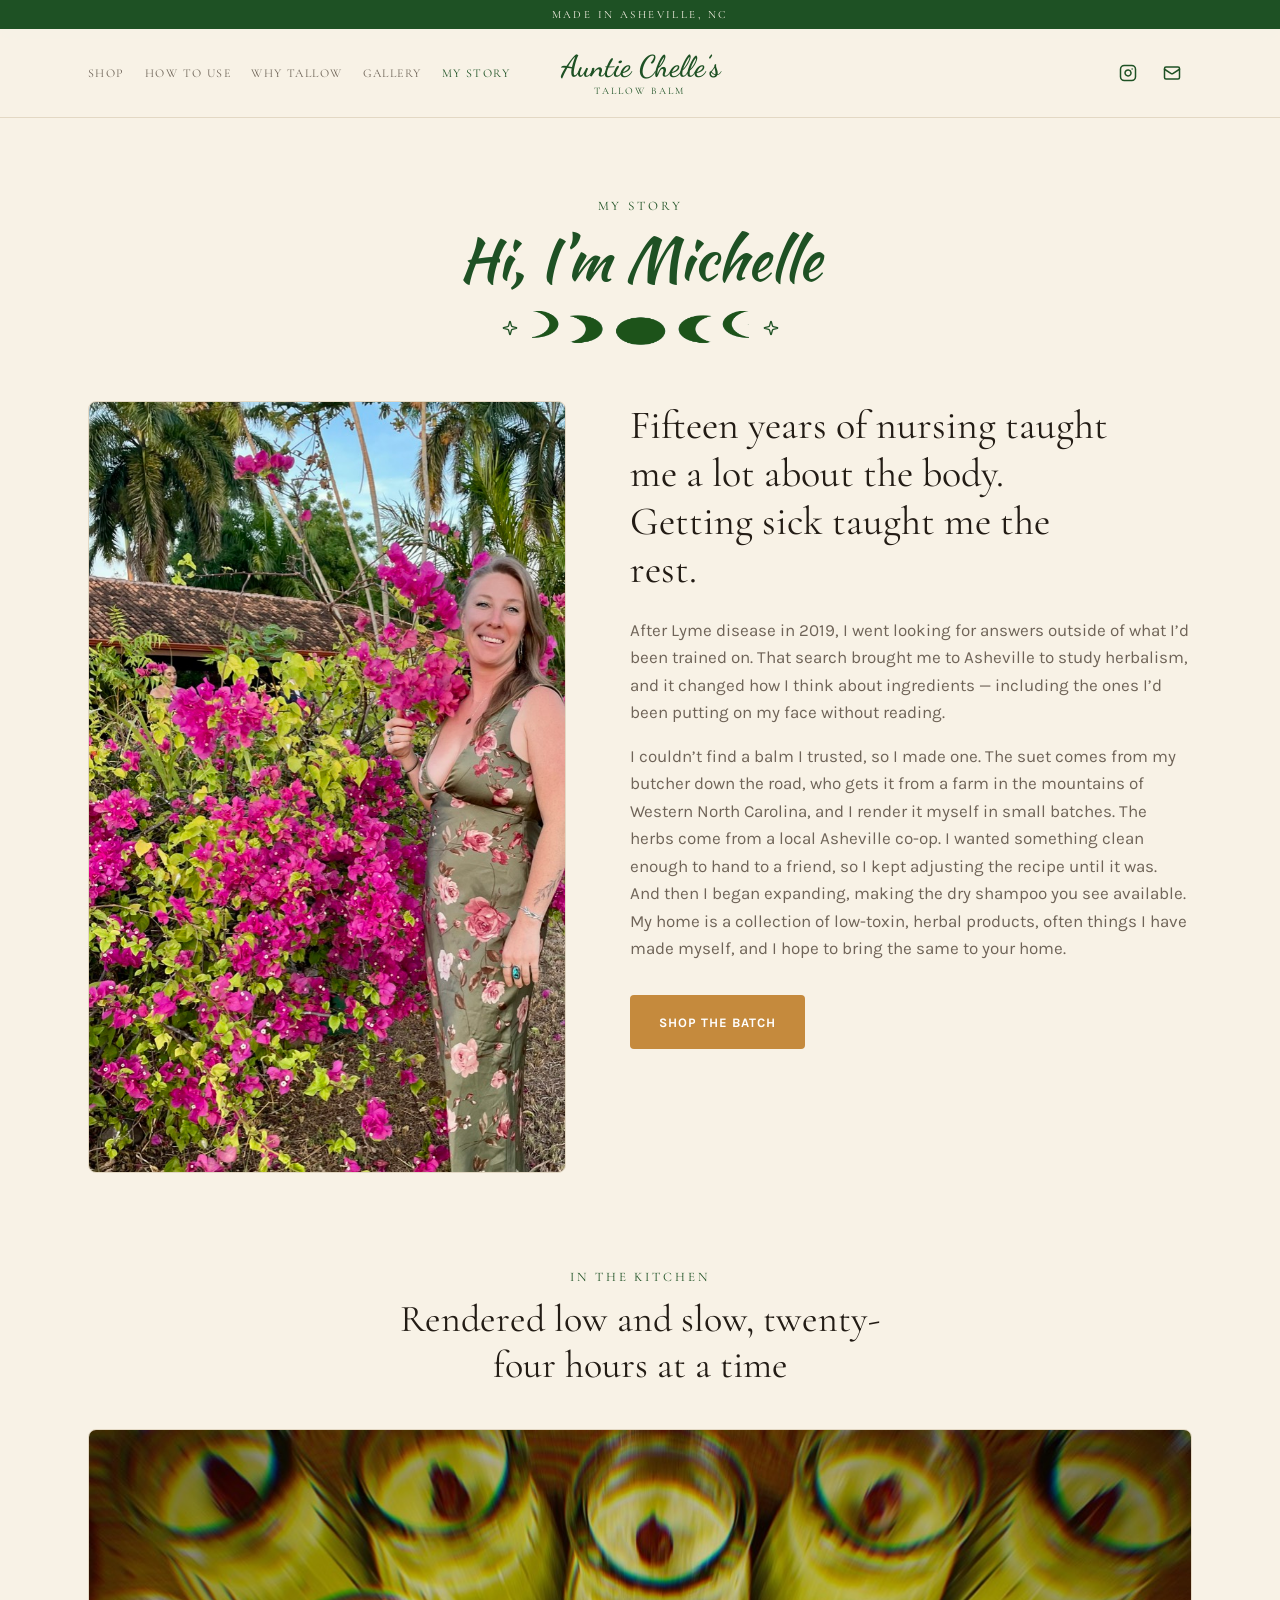
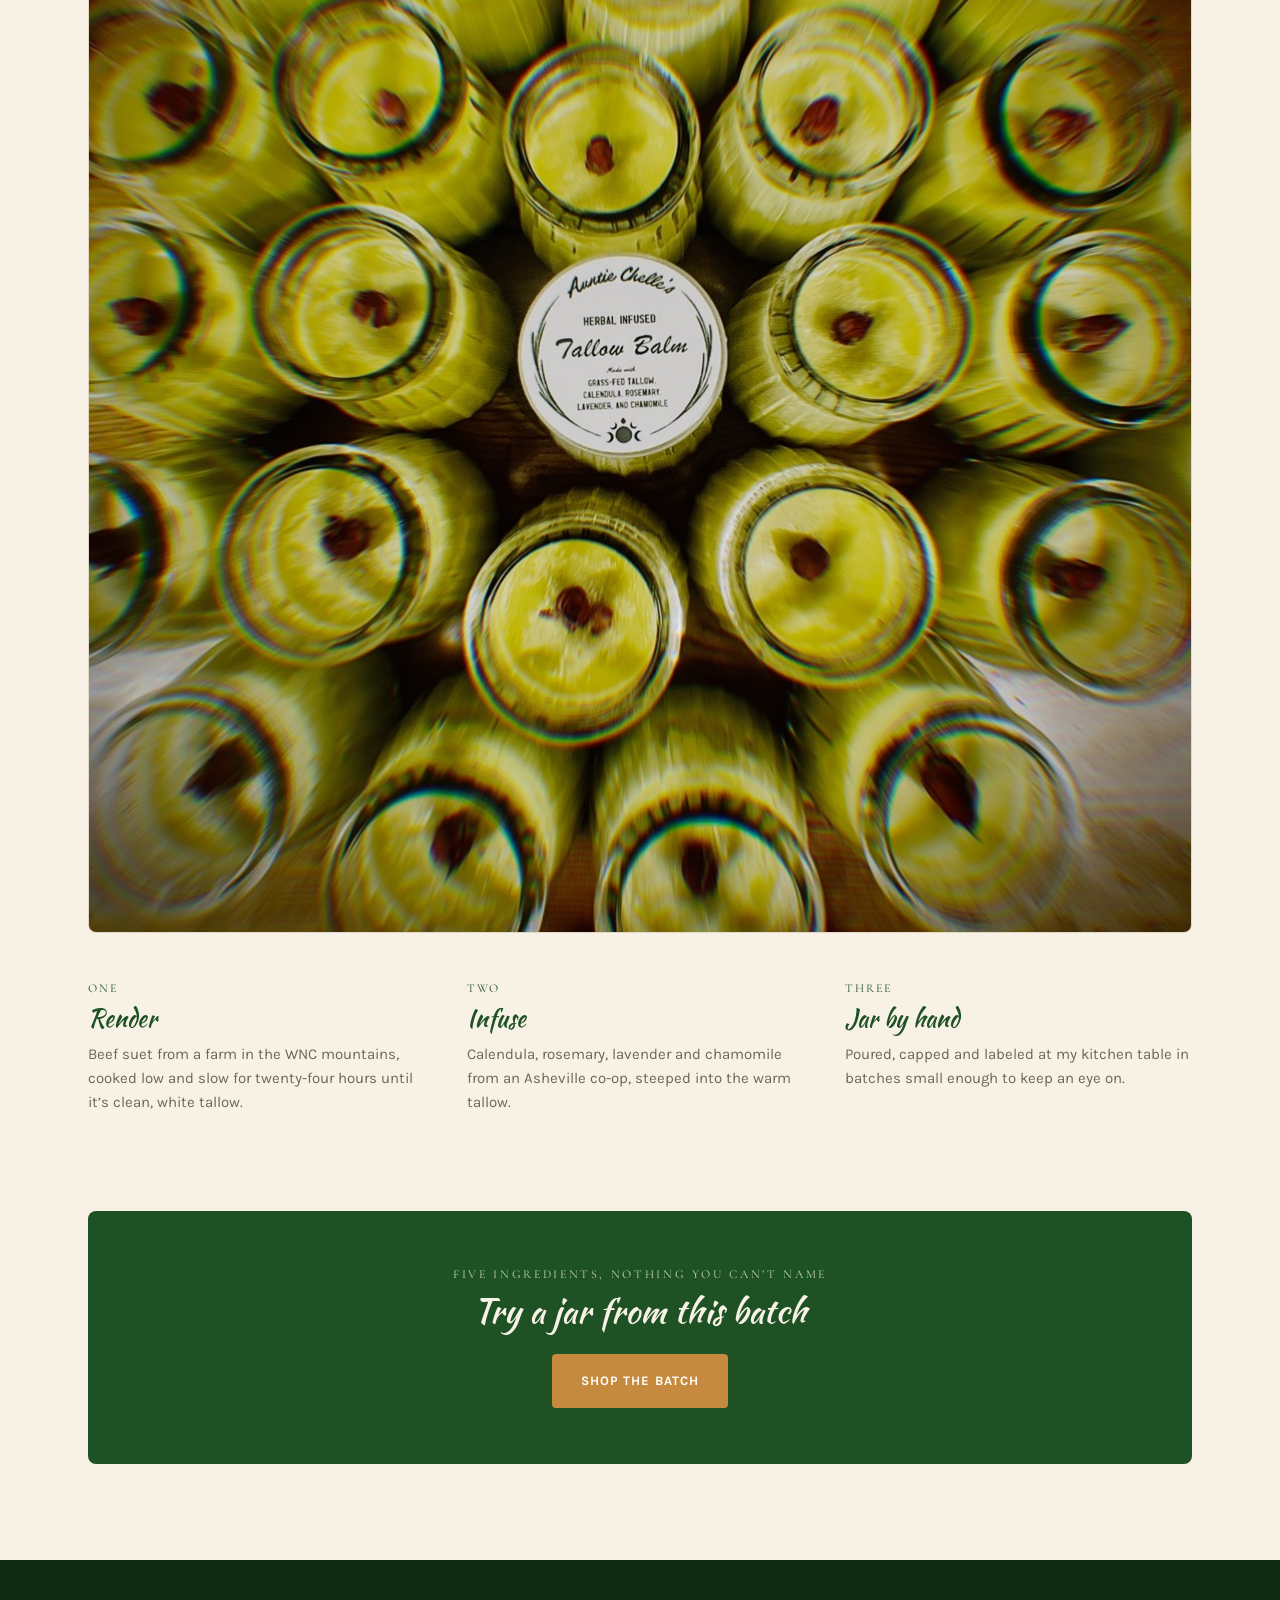
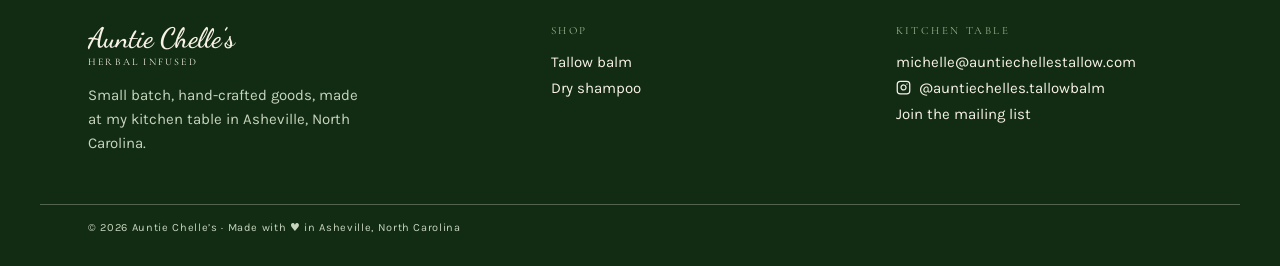
<file: story.html>
<!DOCTYPE html>
<html lang="en">
<head>
<meta charset="utf-8">
<meta name="viewport" content="width=device-width, initial-scale=1">
<title>My Story — Auntie Chelle's Tallow Balm</title>
<meta name="description" content="Michelle spent fifteen years in nursing. After Lyme disease in 2019 she went looking for answers in herbalism — and ended up rendering tallow at her kitchen table in Asheville.">
<link rel="canonical" href="https://auntiechellestallow.com/story.html">
<meta property="og:type" content="article">
<meta property="og:title" content="My Story — Auntie Chelle's Tallow Balm">
<meta property="og:description" content="Fifteen years of nursing taught me a lot about the body. Getting sick taught me the rest.">
<meta property="og:image" content="https://auntiechellestallow.com/images/michelle.jpg">
<meta property="og:url" content="https://auntiechellestallow.com/story.html">
<meta name="twitter:card" content="summary_large_image">
<link rel="stylesheet" href="styles.css">
</head>
<body>

<!-- Icons. You never need to touch this block. -->
<svg width="0" height="0" style="position:absolute" aria-hidden="true" focusable="false"><defs>
<symbol id="i-instagram" viewBox="0 0 24 24"><rect width="20" height="20" x="2" y="2" rx="5" ry="5"/><path d="M16 11.37A4 4 0 1 1 12.63 8 4 4 0 0 1 16 11.37z"/><line x1="17.5" x2="17.51" y1="6.5" y2="6.5"/></symbol>
<symbol id="i-mail" viewBox="0 0 24 24"><rect width="20" height="16" x="2" y="4" rx="2"/><path d="m22 7-8.97 5.7a1.94 1.94 0 0 1-2.06 0L2 7"/></symbol>
<symbol id="i-sparkle" viewBox="0 0 24 24"><path d="M9.937 15.5A2 2 0 0 0 8.5 14.063l-6.135-1.582a.5.5 0 0 1 0-.962L8.5 9.936A2 2 0 0 0 9.937 8.5l1.582-6.135a.5.5 0 0 1 .963 0L14.063 8.5A2 2 0 0 0 15.5 9.937l6.135 1.581a.5.5 0 0 1 0 .964L15.5 14.063a2 2 0 0 0-1.437 1.437l-1.582 6.135a.5.5 0 0 1-.963 0z"/></symbol>
<symbol id="i-menu" viewBox="0 0 24 24"><line x1="4" x2="20" y1="12" y2="12"/><line x1="4" x2="20" y1="6" y2="6"/><line x1="4" x2="20" y1="18" y2="18"/></symbol>
<symbol id="i-x" viewBox="0 0 24 24"><path d="M18 6 6 18"/><path d="m6 6 12 12"/></symbol>
</defs></svg>


<div class="announce">Made in Asheville, NC</div>


<header class="site-header">
  <div class="site-header__inner">
    <button class="nav-toggle" type="button" aria-expanded="false" aria-controls="site-nav" aria-label="Menu">
      <svg class="icon nav-toggle__open"><use href="#i-menu"/></svg>
      <svg class="icon nav-toggle__close"><use href="#i-x"/></svg>
    </button>
    <nav class="site-nav" id="site-nav">
      <a href="index.html#shop">Shop</a>
      <a href="index.html#how-to-use">How to Use</a>
      <a href="index.html#about">Why Tallow</a>
      <a href="index.html#gallery">Gallery</a>
      <a href="story.html" aria-current="page">My Story</a>
    </nav>
    <a class="wordmark" href="index.html">
      <span class="wordmark__name">Auntie Chelle&rsquo;s</span>
      <span class="wordmark__sub">Tallow Balm</span>
    </a>
    <div class="header-social">
      <a href="https://www.instagram.com/auntiechelles.tallowbalm/" target="_blank" rel="noopener" aria-label="Instagram"><svg class="icon"><use href="#i-instagram"/></svg></a>
      <a href="mailto:michelle@auntiechellestallow.com" aria-label="Email Michelle"><svg class="icon"><use href="#i-mail"/></svg></a>
    </div>
  </div>
</header>


<!-- ===== Page title ===== -->
<section class="wrap story-hero">
  <div class="eyebrow">My story</div>
  <h1>Hi, I&rsquo;m Michelle</h1>
  <div class="rule">
    <svg class="icon"><use href="#i-sparkle"/></svg>
    <img src="images/moon-rule.png" width="217" height="61" alt="">
    <svg class="icon"><use href="#i-sparkle"/></svg>
  </div>
</section>


<!-- ===== Photo + story ===== -->
<section class="wrap story-split">
  <div class="framed">
    <img src="images/michelle.jpg" width="680" height="1100"
         alt="Michelle, maker of Auntie Chelle's, beside a bougainvillea">
  </div>
  <div class="story-body">
    <h2>Fifteen years of nursing taught me a lot about the body. Getting sick taught me the rest.</h2>
    <p class="lede">After Lyme disease in 2019, I went looking for answers outside of what I&rsquo;d been trained on. That search brought me to Asheville to study herbalism, and it changed how I think about ingredients &mdash; including the ones I&rsquo;d been putting on my face without reading.</p>
    <p class="lede">I couldn&rsquo;t find a balm I trusted, so I made one. The suet comes from my butcher down the road, who gets it from a farm in the mountains of Western North Carolina, and I render it myself in small batches. The herbs come from a local Asheville co-op. I wanted something clean enough to hand to a friend, so I kept adjusting the recipe until it was. And then I began expanding, making the dry shampoo you see available. My home is a collection of low-toxin, herbal products, often things I have made myself, and I hope to bring the same to your home.</p>
    <div class="hero__actions" style="margin-top:32px">
      <a class="btn btn--accent" href="index.html#shop">Shop the batch</a>
    </div>
  </div>
</section>


<!-- ===== In the kitchen ===== -->
<section class="wrap section">
  <div class="section-head" style="margin-bottom:40px">
    <div class="eyebrow">In the kitchen</div>
    <h2 class="serif-heading" style="max-width:30ch;margin-left:auto;margin-right:auto">Rendered low and slow, twenty-four hours at a time</h2>
  </div>

  <div class="framed">
    <img src="images/gallery-batch.jpg" width="1100" height="1100" loading="lazy"
         alt="A finished batch of Tallow Balm jars, seen from above">
  </div>

  <div class="steps">
    <div class="step">
      <div class="step__num">One</div>
      <div class="step__name">Render</div>
      <p>Beef suet from a farm in the WNC mountains, cooked low and slow for twenty-four hours until it&rsquo;s clean, white tallow.</p>
    </div>
    <div class="step">
      <div class="step__num">Two</div>
      <div class="step__name">Infuse</div>
      <p>Calendula, rosemary, lavender and chamomile from an Asheville co-op, steeped into the warm tallow.</p>
    </div>
    <div class="step">
      <div class="step__num">Three</div>
      <div class="step__name">Jar by hand</div>
      <p>Poured, capped and labeled at my kitchen table in batches small enough to keep an eye on.</p>
    </div>
  </div>
</section>


<!-- ===== Closing call to action ===== -->
<section class="wrap section">
  <div class="panel cta-panel">
    <div class="eyebrow">Five ingredients, nothing you can&rsquo;t name</div>
    <p class="script-heading">Try a jar from this batch</p>
    <div class="cta-panel__actions">
      <a class="btn btn--accent" href="index.html#shop">Shop the batch</a>
    </div>
  </div>
</section>


<!-- ===== Footer ===== -->
<footer class="site-footer">
  <div class="site-footer__cols site-footer__cols--3">
    <div>
      <div class="wordmark">
        <span class="wordmark__name">Auntie Chelle&rsquo;s</span>
        <span class="wordmark__sub">Herbal Infused</span>
      </div>
      <p class="site-footer__blurb">Small batch, hand-crafted goods, made at my kitchen table in Asheville, North Carolina.</p>
    </div>
    <div>
      <div class="footer-head">Shop</div>
      <div class="footer-links">
        <a href="tallow-balm.html">Tallow balm</a>
        <a href="dry-shampoo.html">Dry shampoo</a>
      </div>
    </div>
    <div>
      <div class="footer-head">Kitchen table</div>
      <div class="footer-links">
        <a href="mailto:michelle@auntiechellestallow.com">michelle@auntiechellestallow.com</a>
        <a href="https://www.instagram.com/auntiechelles.tallowbalm/" target="_blank" rel="noopener"><svg class="icon"><use href="#i-instagram"/></svg>@auntiechelles.tallowbalm</a>
        <a href="https://squareup.com/customer-programs/enroll/7SmyrC2PEn3K" target="_blank" rel="noopener">Join the mailing list</a>
      </div>
    </div>
  </div>

  <div class="site-footer__bottom">
    <span>&copy; 2026 Auntie Chelle&rsquo;s &middot; Made with &hearts; in Asheville, North Carolina</span>
  </div>
</footer>


<script src="site.js"></script>
</body>
</html>
</file>
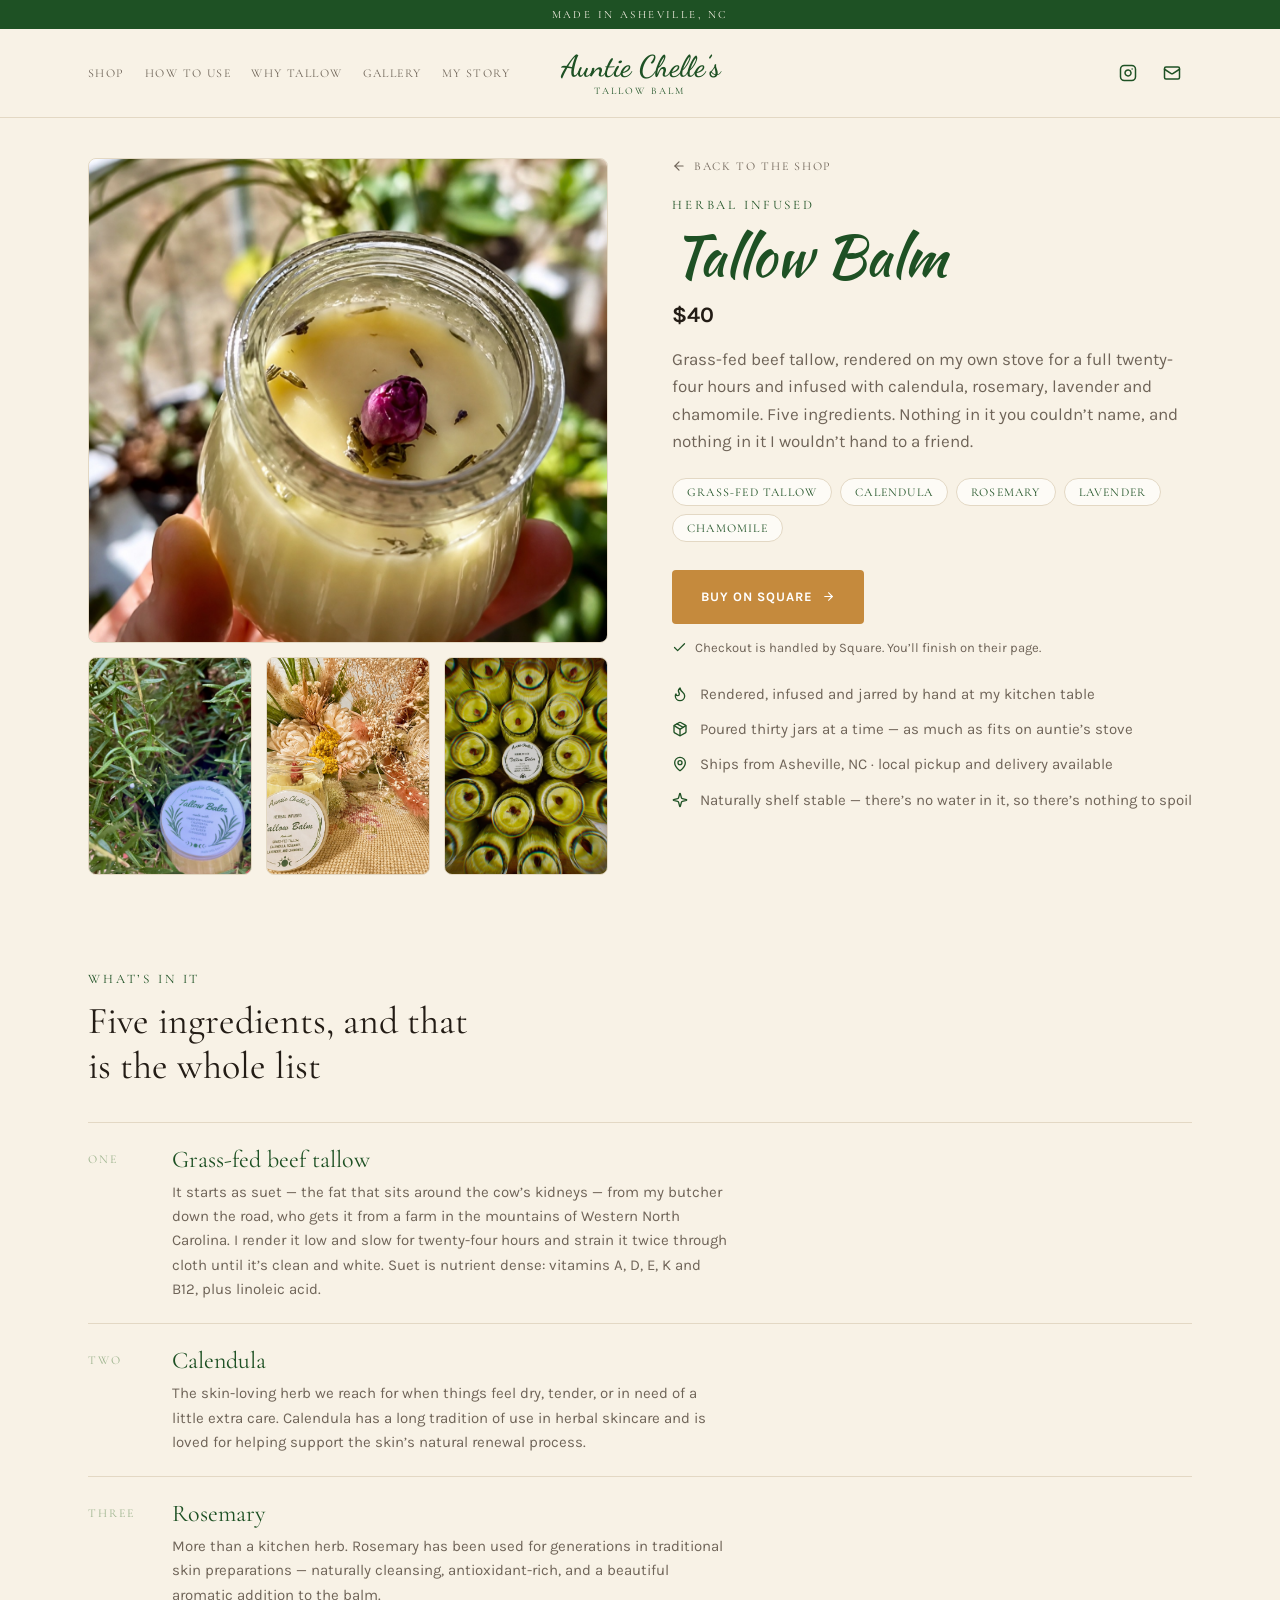
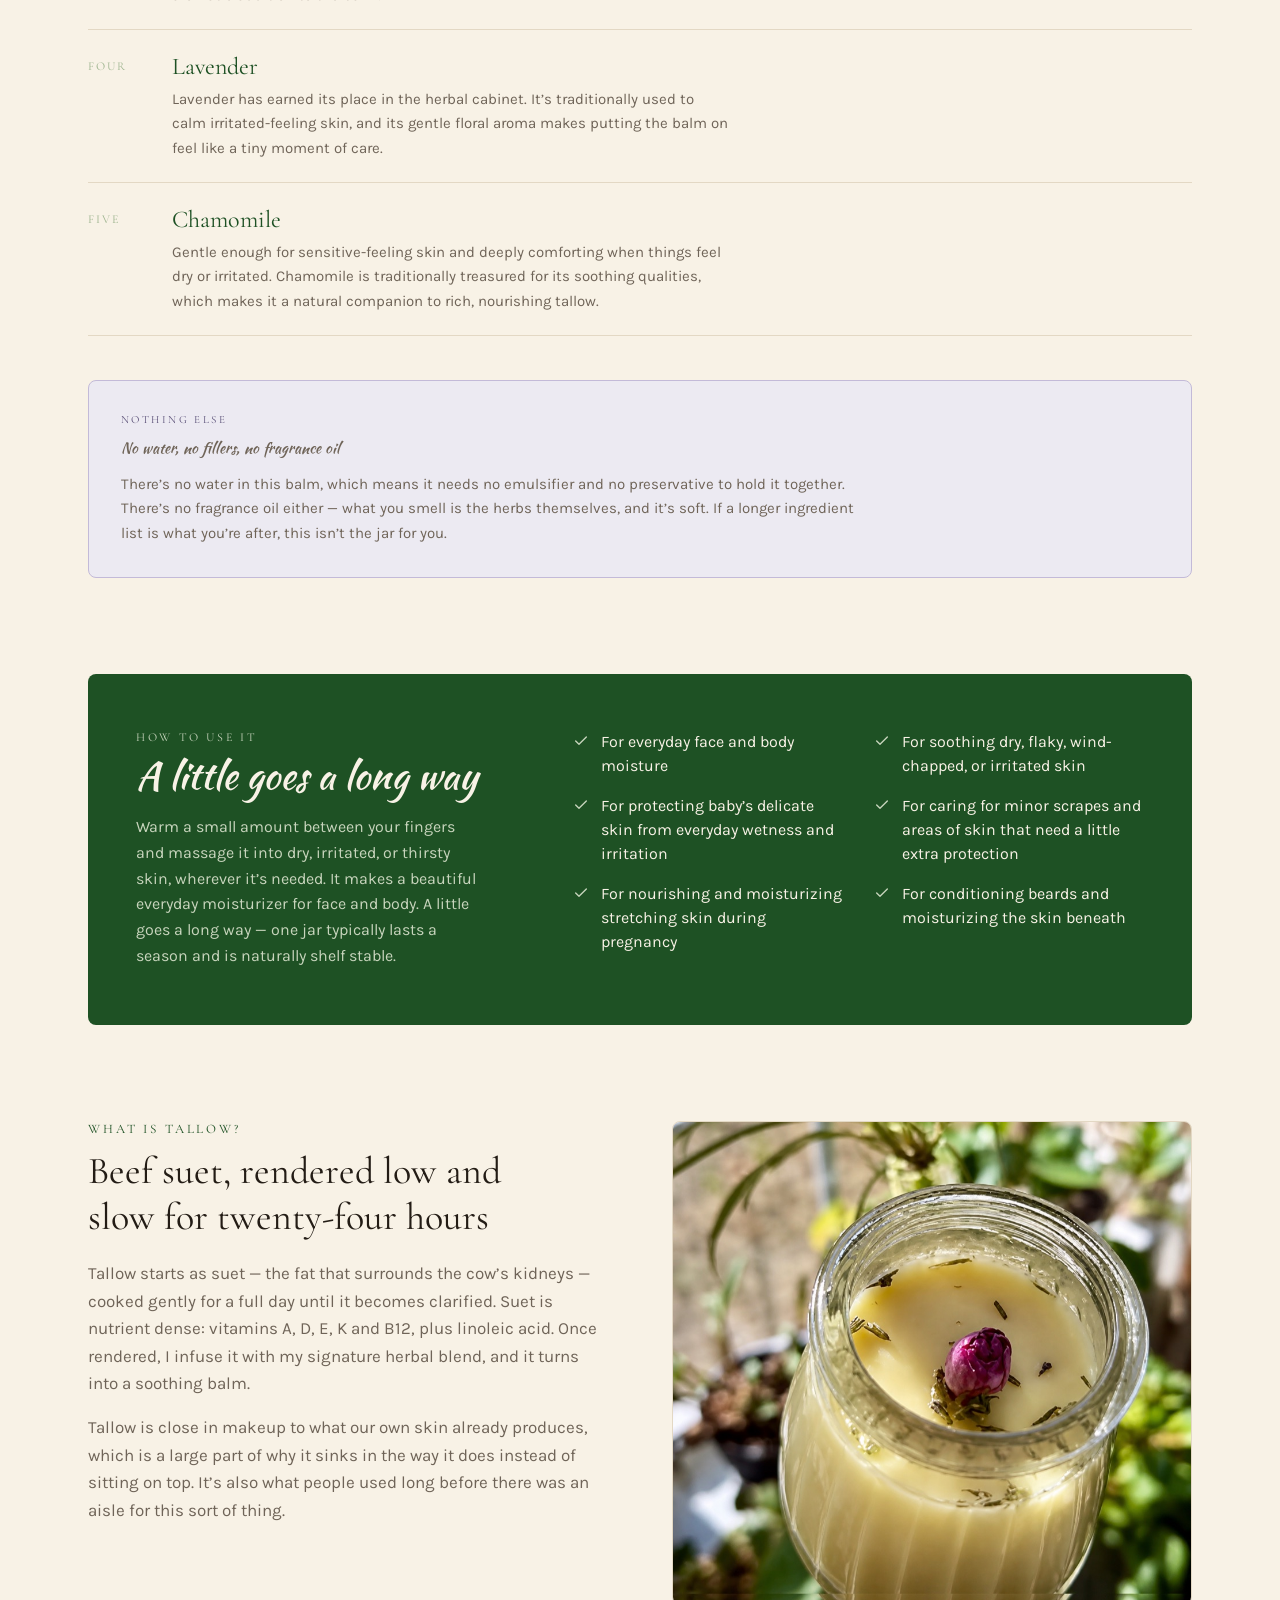
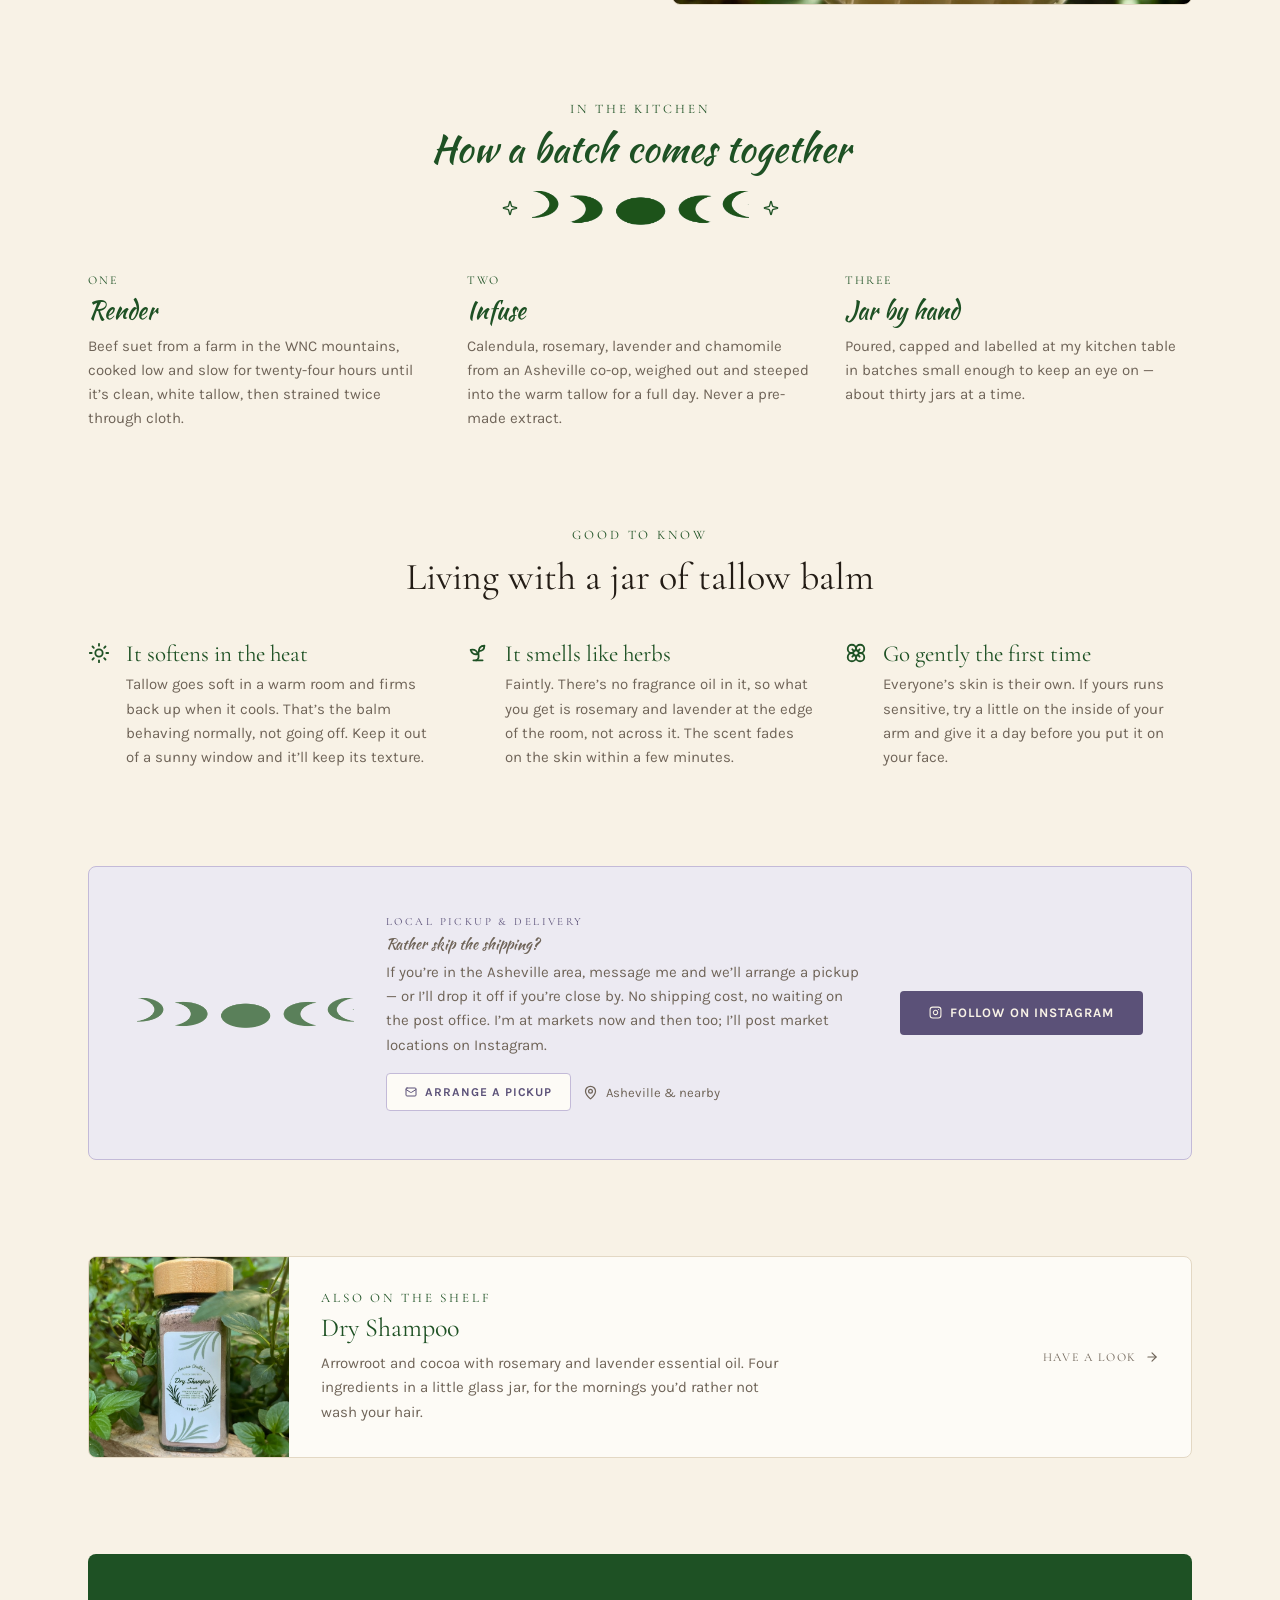
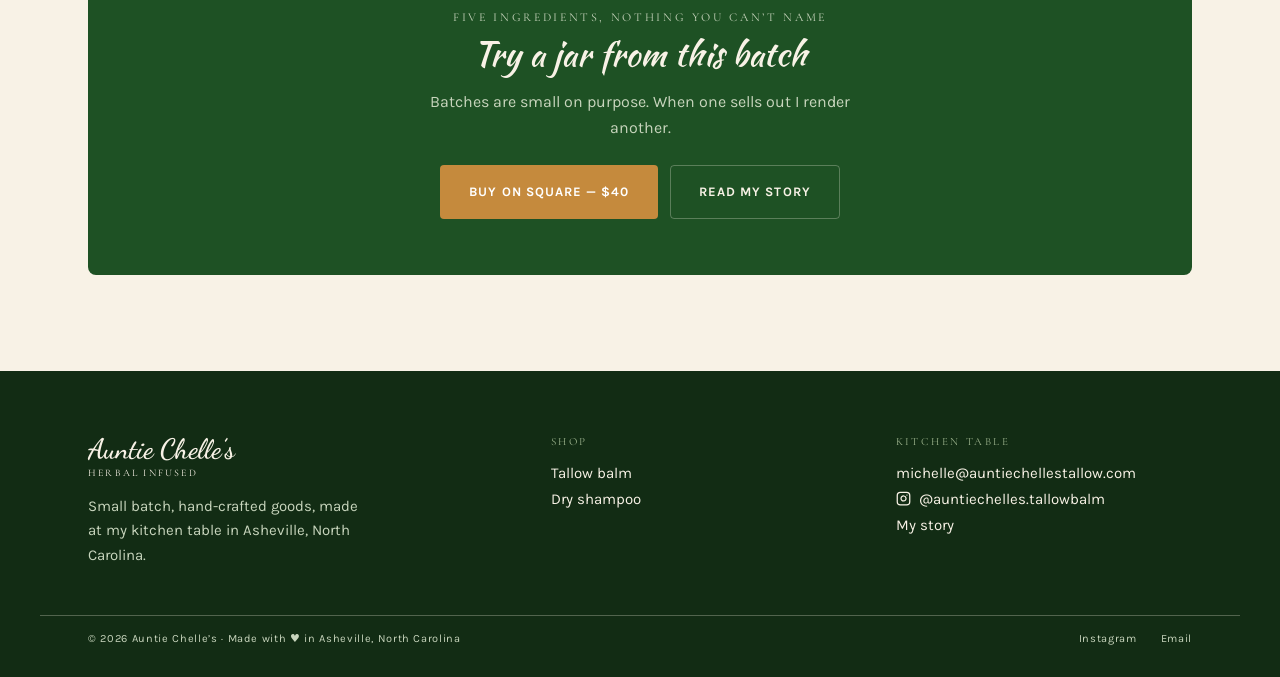
<file: tallow-balm.html>
<!DOCTYPE html>
<html lang="en">
<head>
<meta charset="utf-8">
<meta name="viewport" content="width=device-width, initial-scale=1">
<title>Herbal Infused Tallow Balm — Auntie Chelle's</title>
<meta name="description" content="Grass-fed beef tallow rendered by hand over twenty-four hours and infused with calendula, rosemary, lavender and chamomile. Five ingredients, nothing you can't name. Made in Asheville, NC.">
<link rel="canonical" href="https://auntiechellestallow.com/tallow-balm.html">
<meta property="og:type" content="product">
<meta property="og:title" content="Herbal Infused Tallow Balm — Auntie Chelle's">
<meta property="og:description" content="Five ingredients: grass-fed tallow, calendula, rosemary, lavender and chamomile. Rendered by hand in Asheville, North Carolina.">
<meta property="og:image" content="https://auntiechellestallow.com/images/product-tallow-balm-hand.jpg">
<meta property="og:url" content="https://auntiechellestallow.com/tallow-balm.html">
<meta name="twitter:card" content="summary_large_image">
<link rel="stylesheet" href="styles.css">
</head>
<body>

<!-- Icons. You never need to touch this block. -->
<svg width="0" height="0" style="position:absolute" aria-hidden="true" focusable="false"><defs>
<symbol id="i-instagram" viewBox="0 0 24 24"><rect width="20" height="20" x="2" y="2" rx="5" ry="5"/><path d="M16 11.37A4 4 0 1 1 12.63 8 4 4 0 0 1 16 11.37z"/><line x1="17.5" x2="17.51" y1="6.5" y2="6.5"/></symbol>
<symbol id="i-mail" viewBox="0 0 24 24"><rect width="20" height="16" x="2" y="4" rx="2"/><path d="m22 7-8.97 5.7a1.94 1.94 0 0 1-2.06 0L2 7"/></symbol>
<symbol id="i-flame" viewBox="0 0 24 24"><path d="M8.5 14.5A2.5 2.5 0 0 0 11 12c0-1.38-.5-2-1-3-1.072-2.143-.224-4.054 2-6 .5 2.5 2 4.9 4 6.5 2 1.6 3 3.5 3 5.5a7 7 0 1 1-14 0c0-1.153.433-2.294 1-3a2.5 2.5 0 0 0 2.5 2.5z"/></symbol>
<symbol id="i-sprout" viewBox="0 0 24 24"><path d="M7 20h10"/><path d="M10 20c5.5-2.5.8-6.4 3-10"/><path d="M9.5 9.4c1.1.8 1.8 2.2 2.3 3.7-2 .4-3.5.4-4.8-.3-1.2-.6-2.3-1.9-3-4.2 2.8-.5 4.4 0 5.5.8z"/><path d="M14.1 6a7 7 0 0 0-1.1 4c1.9-.1 3.3-.6 4.3-1.4 1-1 1.6-2.3 1.7-4.6-2.7.1-4 1-4.9 2z"/></symbol>
<symbol id="i-package" viewBox="0 0 24 24"><path d="M11 21.73a2 2 0 0 0 2 0l7-4A2 2 0 0 0 21 16V8a2 2 0 0 0-1-1.73l-7-4a2 2 0 0 0-2 0l-7 4A2 2 0 0 0 3 8v8a2 2 0 0 0 1 1.73z"/><path d="M12 22V12"/><path d="m3.3 7 7.703 4.734a2 2 0 0 0 1.994 0L20.7 7"/><path d="m7.5 4.27 9 5.15"/></symbol>
<symbol id="i-check" viewBox="0 0 24 24"><path d="M20 6 9 17l-5-5"/></symbol>
<symbol id="i-flower" viewBox="0 0 24 24"><circle cx="12" cy="12" r="3"/><path d="M12 16.5A4.5 4.5 0 1 1 7.5 12 4.5 4.5 0 1 1 12 7.5a4.5 4.5 0 1 1 4.5 4.5 4.5 4.5 0 1 1-4.5 4.5"/><path d="M12 7.5V9"/><path d="M7.5 12H9"/><path d="M16.5 12H15"/><path d="M12 16.5V15"/><path d="m8 8 1.88 1.88"/><path d="M14.12 9.88 16 8"/><path d="m8 16 1.88-1.88"/><path d="M14.12 14.12 16 16"/></symbol>
<symbol id="i-moon" viewBox="0 0 24 24"><path d="M12 3a6 6 0 0 0 9 9 9 9 0 1 1-9-9Z"/></symbol>
<symbol id="i-sun" viewBox="0 0 24 24"><circle cx="12" cy="12" r="4"/><path d="M12 2v2"/><path d="M12 20v2"/><path d="m4.93 4.93 1.41 1.41"/><path d="m17.66 17.66 1.41 1.41"/><path d="M2 12h2"/><path d="M20 12h2"/><path d="m6.34 17.66-1.41 1.41"/><path d="m19.07 4.93-1.41 1.41"/></symbol>
<symbol id="i-sparkle" viewBox="0 0 24 24"><path d="M9.937 15.5A2 2 0 0 0 8.5 14.063l-6.135-1.582a.5.5 0 0 1 0-.962L8.5 9.936A2 2 0 0 0 9.937 8.5l1.582-6.135a.5.5 0 0 1 .963 0L14.063 8.5A2 2 0 0 0 15.5 9.937l6.135 1.581a.5.5 0 0 1 0 .964L15.5 14.063a2 2 0 0 0-1.437 1.437l-1.582 6.135a.5.5 0 0 1-.963 0z"/></symbol>
<symbol id="i-arrow-left" viewBox="0 0 24 24"><path d="m12 19-7-7 7-7"/><path d="M19 12H5"/></symbol>
<symbol id="i-arrow-right" viewBox="0 0 24 24"><path d="M5 12h14"/><path d="m12 5 7 7-7 7"/></symbol>
<symbol id="i-map-pin" viewBox="0 0 24 24"><path d="M20 10c0 4.993-5.539 10.193-7.399 11.799a1 1 0 0 1-1.202 0C9.539 20.193 4 14.993 4 10a8 8 0 0 1 16 0"/><circle cx="12" cy="10" r="3"/></symbol>
<symbol id="i-menu" viewBox="0 0 24 24"><line x1="4" x2="20" y1="12" y2="12"/><line x1="4" x2="20" y1="6" y2="6"/><line x1="4" x2="20" y1="18" y2="18"/></symbol>
<symbol id="i-x" viewBox="0 0 24 24"><path d="M18 6 6 18"/><path d="m6 6 12 12"/></symbol>
</defs></svg>


<div class="announce">Made in Asheville, NC</div>


<!-- ===== Header ===== -->
<header class="site-header">
  <div class="site-header__inner">
    <button class="nav-toggle" type="button" aria-expanded="false" aria-controls="site-nav" aria-label="Menu">
      <svg class="icon nav-toggle__open"><use href="#i-menu"/></svg>
      <svg class="icon nav-toggle__close"><use href="#i-x"/></svg>
    </button>
    <nav class="site-nav" id="site-nav">
      <a href="index.html#shop">Shop</a>
      <a href="#how-to-use">How to Use</a>
      <a href="#about">Why Tallow</a>
      <a href="index.html#gallery">Gallery</a>
      <a href="story.html">My Story</a>
    </nav>
    <a class="wordmark" href="index.html">
      <span class="wordmark__name">Auntie Chelle&rsquo;s</span>
      <span class="wordmark__sub">Tallow Balm</span>
    </a>
    <div class="header-social">
      <a href="https://www.instagram.com/auntiechelles.tallowbalm/" target="_blank" rel="noopener" aria-label="Instagram"><svg class="icon"><use href="#i-instagram"/></svg></a>
      <a href="mailto:michelle@auntiechellestallow.com" aria-label="Email Michelle"><svg class="icon"><use href="#i-mail"/></svg></a>
    </div>
  </div>
</header>


<!-- =========================================================================
     THE TOP OF THE PAGE — the big photo, the name, the price and the Buy
     button. To change the price, edit the text inside
     <span class="product-hero__price">. To change where Buy goes, edit the
     href="..." on the Buy button (your Square checkout link).
     ========================================================================= -->
<section class="wrap product-hero">

  <div>
    <div class="framed">
      <img src="images/product-tallow-balm-hand.jpg" width="1200" height="1100"
           alt="An open jar of Auntie Chelle's Tallow Balm held in a hand, with a dried rosebud and lavender on top">
    </div>
    <div class="photo-row">
      <div class="framed"><img src="images/gallery-rosemary.jpg" width="905" height="1100" loading="lazy" alt="A travel tin of Tallow Balm resting in a rosemary bush"></div>
      <div class="framed"><img src="images/hero-banner.jpg" width="1100" height="1100" loading="lazy" alt="A jar of Tallow Balm beside a bunch of dried flowers"></div>
      <div class="framed"><img src="images/gallery-batch.jpg" width="1100" height="1100" loading="lazy" alt="A whole batch of Tallow Balm jars seen from above"></div>
    </div>
  </div>

  <div>
    <a class="crumb" href="index.html#shop"><svg class="icon"><use href="#i-arrow-left"/></svg>Back to the shop</a>
    <div class="eyebrow" style="margin-top:20px">Herbal infused</div>
    <h1 class="product-hero__name">Tallow Balm</h1>
    <span class="product-hero__price">$40</span>

    <p class="lede" style="margin-top:18px">Grass-fed beef tallow, rendered on my own stove for a full twenty-four hours and infused with calendula, rosemary, lavender and chamomile. Five ingredients. Nothing in it you couldn&rsquo;t name, and nothing in it I wouldn&rsquo;t hand to a friend.</p>

    <ul class="chips">
      <li class="chip">Grass-fed tallow</li>
      <li class="chip">Calendula</li>
      <li class="chip">Rosemary</li>
      <li class="chip">Lavender</li>
      <li class="chip">Chamomile</li>
    </ul>

    <div class="product-hero__actions">
      <a class="btn btn--accent" href="https://square.link/u/1GvXjHln" target="_blank" rel="noopener">Buy on Square <svg class="icon"><use href="#i-arrow-right"/></svg></a>
    </div>
    <p class="buy-note"><svg class="icon"><use href="#i-check"/></svg>Checkout is handled by Square. You&rsquo;ll finish on their page.</p>

    <!-- Small facts. Add a line by copying one <li> and changing the words.
         If you want the jar size on here, this is where it belongs. -->
    <ul class="spec-list">
      <li><svg class="icon"><use href="#i-flame"/></svg>Rendered, infused and jarred by hand at my kitchen table</li>
      <li><svg class="icon"><use href="#i-package"/></svg>Poured thirty jars at a time &mdash; as much as fits on auntie&rsquo;s stove</li>
      <li><svg class="icon"><use href="#i-map-pin"/></svg>Ships from Asheville, NC &middot; local pickup and delivery available</li>
      <li><svg class="icon"><use href="#i-sparkle"/></svg>Naturally shelf stable &mdash; there&rsquo;s no water in it, so there&rsquo;s nothing to spoil</li>
    </ul>
  </div>

</section>


<!-- ===== The list of what's actually in the jar ===== -->
<section class="wrap section" id="ingredients">
  <div class="eyebrow">What&rsquo;s in it</div>
  <h2 class="serif-heading" style="max-width:22ch">Five ingredients, and that is the whole list</h2>

  <ol class="ingredient-list">
    <li class="ingredient">
      <span class="ingredient__num">One</span>
      <div>
        <h3 class="ingredient__name">Grass-fed beef tallow</h3>
        <p>It starts as suet &mdash; the fat that sits around the cow&rsquo;s kidneys &mdash; from my butcher down the road, who gets it from a farm in the mountains of Western North Carolina. I render it low and slow for twenty-four hours and strain it twice through cloth until it&rsquo;s clean and white. Suet is nutrient dense: vitamins A, D, E, K and B12, plus linoleic acid.</p>
      </div>
    </li>
    <li class="ingredient">
      <span class="ingredient__num">Two</span>
      <div>
        <h3 class="ingredient__name">Calendula</h3>
        <p>The skin-loving herb we reach for when things feel dry, tender, or in need of a little extra care. Calendula has a long tradition of use in herbal skincare and is loved for helping support the skin&rsquo;s natural renewal process.</p>
      </div>
    </li>
    <li class="ingredient">
      <span class="ingredient__num">Three</span>
      <div>
        <h3 class="ingredient__name">Rosemary</h3>
        <p>More than a kitchen herb. Rosemary has been used for generations in traditional skin preparations &mdash; naturally cleansing, antioxidant-rich, and a beautiful aromatic addition to the balm.</p>
      </div>
    </li>
    <li class="ingredient">
      <span class="ingredient__num">Four</span>
      <div>
        <h3 class="ingredient__name">Lavender</h3>
        <p>Lavender has earned its place in the herbal cabinet. It&rsquo;s traditionally used to calm irritated-feeling skin, and its gentle floral aroma makes putting the balm on feel like a tiny moment of care.</p>
      </div>
    </li>
    <li class="ingredient">
      <span class="ingredient__num">Five</span>
      <div>
        <h3 class="ingredient__name">Chamomile</h3>
        <p>Gentle enough for sensitive-feeling skin and deeply comforting when things feel dry or irritated. Chamomile is traditionally treasured for its soothing qualities, which makes it a natural companion to rich, nourishing tallow.</p>
      </div>
    </li>
  </ol>

  <div class="note-panel">
    <div class="eyebrow">Nothing else</div>
    <p class="note-panel__title">No water, no fillers, no fragrance oil</p>
    <p>There&rsquo;s no water in this balm, which means it needs no emulsifier and no preservative to hold it together. There&rsquo;s no fragrance oil either &mdash; what you smell is the herbs themselves, and it&rsquo;s soft. If a longer ingredient list is what you&rsquo;re after, this isn&rsquo;t the jar for you.</p>
  </div>
</section>


<!-- ===== How to use it ===== -->
<section class="wrap section" id="how-to-use">
  <div class="panel panel--split">
    <div>
      <div class="eyebrow">How to use it</div>
      <p class="script-heading">A little goes a long way</p>
      <p class="panel__lede">Warm a small amount between your fingers and massage it into dry, irritated, or thirsty skin, wherever it&rsquo;s needed. It makes a beautiful everyday moisturizer for face and body. A little goes a long way &mdash; one jar typically lasts a season and is naturally shelf stable.</p>
    </div>
    <ul class="check-list">
      <li><svg class="icon"><use href="#i-check"/></svg>For everyday face and body moisture</li>
      <li><svg class="icon"><use href="#i-check"/></svg>For soothing dry, flaky, wind-chapped, or irritated skin</li>
      <li><svg class="icon"><use href="#i-check"/></svg>For protecting baby&rsquo;s delicate skin from everyday wetness and irritation</li>
      <li><svg class="icon"><use href="#i-check"/></svg>For caring for minor scrapes and areas of skin that need a little extra protection</li>
      <li><svg class="icon"><use href="#i-check"/></svg>For nourishing and moisturizing stretching skin during pregnancy</li>
      <li><svg class="icon"><use href="#i-check"/></svg>For conditioning beards and moisturizing the skin beneath</li>
    </ul>
  </div>
</section>


<!-- ===== What is tallow ===== -->
<section class="wrap section" id="about">
  <div class="split">
    <div>
      <div class="eyebrow">What is tallow?</div>
      <h2 class="serif-heading" style="max-width:24ch">Beef suet, rendered low and slow for twenty-four hours</h2>
      <p class="lede">Tallow starts as suet &mdash; the fat that surrounds the cow&rsquo;s kidneys &mdash; cooked gently for a full day until it becomes clarified. Suet is nutrient dense: vitamins A, D, E, K and B12, plus linoleic acid. Once rendered, I infuse it with my signature herbal blend, and it turns into a soothing balm.</p>
      <p class="lede" style="margin-top:16px">Tallow is close in makeup to what our own skin already produces, which is a large part of why it sinks in the way it does instead of sitting on top. It&rsquo;s also what people used long before there was an aisle for this sort of thing.</p>
    </div>
    <div class="framed">
      <img src="images/product-tallow-balm.jpg" width="905" height="838" loading="lazy"
           alt="Looking down into an open jar of Tallow Balm, pale gold with lavender buds and a rosebud on top">
    </div>
  </div>
</section>


<!-- ===== How it's made ===== -->
<section class="wrap section">
  <div class="section-head" style="margin-bottom:40px">
    <div class="eyebrow">In the kitchen</div>
    <h2 class="script-heading">How a batch comes together</h2>
    <div class="rule">
      <svg class="icon"><use href="#i-sparkle"/></svg>
      <img src="images/moon-rule.png" width="217" height="61" alt="">
      <svg class="icon"><use href="#i-sparkle"/></svg>
    </div>
  </div>
  <div class="steps">
    <div class="step">
      <div class="step__num">One</div>
      <div class="step__name">Render</div>
      <p>Beef suet from a farm in the WNC mountains, cooked low and slow for twenty-four hours until it&rsquo;s clean, white tallow, then strained twice through cloth.</p>
    </div>
    <div class="step">
      <div class="step__num">Two</div>
      <div class="step__name">Infuse</div>
      <p>Calendula, rosemary, lavender and chamomile from an Asheville co-op, weighed out and steeped into the warm tallow for a full day. Never a pre-made extract.</p>
    </div>
    <div class="step">
      <div class="step__num">Three</div>
      <div class="step__name">Jar by hand</div>
      <p>Poured, capped and labelled at my kitchen table in batches small enough to keep an eye on &mdash; about thirty jars at a time.</p>
    </div>
  </div>
</section>


<!-- ===== Good to know ===== -->
<section class="wrap section">
  <div class="section-head" style="margin-bottom:40px">
    <div class="eyebrow">Good to know</div>
    <h2 class="serif-heading">Living with a jar of tallow balm</h2>
  </div>
  <div class="features" style="padding-top:0">
    <div class="feature">
      <span class="feature__icon"><svg class="icon"><use href="#i-sun"/></svg></span>
      <div>
        <h3 class="feature__title">It softens in the heat</h3>
        <p>Tallow goes soft in a warm room and firms back up when it cools. That&rsquo;s the balm behaving normally, not going off. Keep it out of a sunny window and it&rsquo;ll keep its texture.</p>
      </div>
    </div>
    <div class="feature">
      <span class="feature__icon"><svg class="icon"><use href="#i-sprout"/></svg></span>
      <div>
        <h3 class="feature__title">It smells like herbs</h3>
        <p>Faintly. There&rsquo;s no fragrance oil in it, so what you get is rosemary and lavender at the edge of the room, not across it. The scent fades on the skin within a few minutes.</p>
      </div>
    </div>
    <div class="feature">
      <span class="feature__icon"><svg class="icon"><use href="#i-flower"/></svg></span>
      <div>
        <h3 class="feature__title">Go gently the first time</h3>
        <p>Everyone&rsquo;s skin is their own. If yours runs sensitive, try a little on the inside of your arm and give it a day before you put it on your face.</p>
      </div>
    </div>
  </div>
</section>


<!-- ===== Local pickup ===== -->
<section class="wrap section" id="market">
  <div class="pickup">
    <img class="pickup__mark" src="images/moon-rule.png" width="217" height="61" alt="" loading="lazy">
    <div>
      <div class="eyebrow">Local pickup &amp; delivery</div>
      <p class="pickup__title">Rather skip the shipping?</p>
      <p>If you&rsquo;re in the Asheville area, message me and we&rsquo;ll arrange a pickup &mdash; or I&rsquo;ll drop it off if you&rsquo;re close by. No shipping cost, no waiting on the post office. I&rsquo;m at markets now and then too; I&rsquo;ll post market locations on Instagram.</p>
      <div class="pickup__actions">
        <a class="btn btn--sm btn--lavender-outline" href="mailto:michelle@auntiechellestallow.com">
          <svg class="icon"><use href="#i-mail"/></svg>Arrange a pickup
        </a>
        <span class="pickup__note"><svg class="icon"><use href="#i-map-pin"/></svg>Asheville &amp; nearby</span>
      </div>
    </div>
    <a class="btn btn--lavender" href="https://www.instagram.com/auntiechelles.tallowbalm/" target="_blank" rel="noopener">
      <svg class="icon"><use href="#i-instagram"/></svg>Follow on Instagram
    </a>
  </div>
</section>


<!-- ===== The other product ===== -->
<section class="wrap section">
  <a class="cross" href="dry-shampoo.html">
    <div class="cross__media" style="background-image:url('images/product-dry-shampoo.jpg')"></div>
    <div class="cross__body">
      <div class="eyebrow">Also on the shelf</div>
      <div class="cross__name">Dry Shampoo</div>
      <p>Arrowroot and cocoa with rosemary and lavender essential oil. Four ingredients in a little glass jar, for the mornings you&rsquo;d rather not wash your hair.</p>
    </div>
    <span class="cross__go">Have a look <svg class="icon"><use href="#i-arrow-right"/></svg></span>
  </a>
</section>


<!-- ===== Buy ===== -->
<section class="wrap section">
  <div class="panel cta-panel">
    <div class="eyebrow">Five ingredients, nothing you can&rsquo;t name</div>
    <p class="script-heading">Try a jar from this batch</p>
    <p class="panel__lede" style="margin-left:auto;margin-right:auto;max-width:46ch">Batches are small on purpose. When one sells out I render another.</p>
    <div class="cta-panel__actions">
      <a class="btn btn--accent" href="https://square.link/u/1GvXjHln" target="_blank" rel="noopener">Buy on Square &mdash; $40</a>
      <a class="btn btn--ghost-light" href="story.html">Read my story</a>
    </div>
  </div>
</section>


<!-- ===== Footer ===== -->
<footer class="site-footer">
  <div class="site-footer__cols site-footer__cols--3">
    <div>
      <div class="wordmark">
        <span class="wordmark__name">Auntie Chelle&rsquo;s</span>
        <span class="wordmark__sub">Herbal Infused</span>
      </div>
      <p class="site-footer__blurb">Small batch, hand-crafted goods, made at my kitchen table in Asheville, North Carolina.</p>
    </div>
    <div>
      <div class="footer-head">Shop</div>
      <div class="footer-links">
        <a href="tallow-balm.html">Tallow balm</a>
        <a href="dry-shampoo.html">Dry shampoo</a>
      </div>
    </div>
    <div>
      <div class="footer-head">Kitchen table</div>
      <div class="footer-links">
        <a href="mailto:michelle@auntiechellestallow.com">michelle@auntiechellestallow.com</a>
        <a href="https://www.instagram.com/auntiechelles.tallowbalm/" target="_blank" rel="noopener"><svg class="icon"><use href="#i-instagram"/></svg>@auntiechelles.tallowbalm</a>
        <a href="story.html">My story</a>
      </div>
    </div>
  </div>

  <div class="site-footer__bottom">
    <span>&copy; 2026 Auntie Chelle&rsquo;s &middot; Made with &hearts; in Asheville, North Carolina</span>
    <nav>
      <a href="https://www.instagram.com/auntiechelles.tallowbalm/" target="_blank" rel="noopener">Instagram</a>
      <a href="mailto:michelle@auntiechellestallow.com">Email</a>
    </nav>
  </div>
</footer>


<script src="site.js"></script>
</body>
</html>
</file>
<file: styles.css>
/* ==========================================================================
   Auntie Chelle's — site styles
   Colours and type come from the brand design system. If you want to change
   a colour everywhere on the site, change it once here in :root below.
   ========================================================================== */

@import url("https://fonts.googleapis.com/css2?family=Kaushan+Script&family=Dancing+Script:wght@400..700&family=Cormorant+Garamond:ital,wght@0,300..700;1,300..600&family=Karla:ital,wght@0,300..700;1,400..600&display=swap");

:root {
  /* Greens */
  --rosemary-900: #122c14;
  --rosemary-700: #1e5124;
  --rosemary-600: #2f5028;
  --rosemary-300: #9cb38d;
  --rosemary-200: #c8d5bd;
  --rosemary-100: #e6ecdf;

  /* Creams */
  --tallow-50: #fdfbf6;
  --tallow-100: #f8f2e6;
  --tallow-200: #efe5d2;

  /* Lavender (used by the local-pickup panel) */
  --lavender-100: #eceaf2;
  --lavender-300: #c3bad8;
  --lavender-700: #5b5178;

  /* Beeswax (buttons) */
  --beeswax-500: #c58a3d;
  --beeswax-700: #8c5c1f;

  /* Ink */
  --ink-900: #231c15;
  --ink-500: #6f6458;

  --border-hairline: #e3d8c4;
  --border-inverse: rgba(248, 242, 230, 0.28);

  /* Type */
  --font-body: Karla, system-ui, -apple-system, sans-serif;
  --font-display: "Cormorant Garamond", Georgia, serif;
  --font-script: "Kaushan Script", cursive;
  --font-wordmark: "Dancing Script", cursive;

  --radius: 8px;
  --page-max: 1200px;
  --gutter: 48px;
}

/* --------------------------------------------------------------- reset -- */

*,
*::before,
*::after { box-sizing: border-box; }

body {
  margin: 0;
  background: var(--tallow-100);
  background-image:
    radial-gradient(rgba(35, 28, 21, 0.035) 1px, transparent 1.4px) 0 0 / 7px 7px,
    radial-gradient(rgba(35, 28, 21, 0.025) 1px, transparent 1.4px) 3px 4px / 11px 11px;
  font-family: var(--font-body);
  color: var(--ink-900);
  -webkit-font-smoothing: antialiased;
}

img { max-width: 100%; }

a { color: inherit; }

h1, h2, h3 { font-weight: 400; margin: 0; }

p { margin: 0; }

:focus-visible {
  outline: 2px solid var(--lavender-700);
  outline-offset: 3px;
}

.icon {
  width: 1em;
  height: 1em;
  flex: 0 0 auto;
  stroke: currentColor;
  stroke-width: 2;
  stroke-linecap: round;
  stroke-linejoin: round;
  fill: none;
}

.visually-hidden {
  position: absolute;
  width: 1px; height: 1px;
  padding: 0; margin: -1px;
  overflow: hidden;
  clip: rect(0 0 0 0);
  white-space: nowrap;
}

/* ------------------------------------------------------------- layout --- */

.wrap {
  max-width: var(--page-max);
  margin: 0 auto;
  padding-left: var(--gutter);
  padding-right: var(--gutter);
}

.section { padding-top: 96px; }

/* Stop the sticky header from covering a section when you jump to it
   from the menu (e.g. clicking "Shop" and landing on #shop). */
html { scroll-behavior: smooth; }
[id] { scroll-margin-top: 104px; }

@media (prefers-reduced-motion: reduce) {
  html { scroll-behavior: auto; }
}

.eyebrow {
  font-family: var(--font-display);
  font-size: 13px;
  text-transform: uppercase;
  letter-spacing: 0.22em;
  color: var(--rosemary-700);
}

.script-heading {
  font-family: var(--font-script);
  color: var(--rosemary-700);
  font-size: clamp(28px, 4vw, 38px);
  line-height: 1.15;
  margin: 10px 0 0;
}

.serif-heading {
  font-family: var(--font-display);
  font-size: clamp(28px, 4vw, 38px);
  line-height: 1.2;
  margin: 12px 0 20px;
}

.lede {
  color: var(--ink-500);
  font-size: 17px;
  line-height: 1.62;
  max-width: 54ch;
}

.rule {
  display: flex;
  align-items: center;
  justify-content: center;
  gap: 14px;
  color: var(--rosemary-700);
  margin-top: 20px;
}
.rule .icon { width: 16px; height: 16px; }
.rule img { height: 34px; display: block; }

/* ------------------------------------------------------------ buttons --- */

.btn {
  display: inline-flex;
  align-items: center;
  justify-content: center;
  gap: 8px;
  height: 54px;
  padding: 0 28px;
  border-radius: 4px;
  border: 1px solid transparent;
  font-family: var(--font-body);
  font-size: 13px;
  font-weight: 700;
  text-transform: uppercase;
  letter-spacing: 0.08em;
  text-decoration: none;
  white-space: nowrap;
  cursor: pointer;
  transition: background-color 0.18s ease, color 0.18s ease, border-color 0.18s ease;
}

.btn--accent {
  background: var(--beeswax-500);
  color: #fff;
}
.btn--accent:hover { background: var(--beeswax-700); }

.btn--ghost-light {
  background: transparent;
  color: var(--tallow-100);
  border-color: var(--border-inverse);
}
.btn--ghost-light:hover { background: rgba(248, 242, 230, 0.12); }

.btn--sm { height: 38px; padding: 0 18px; font-size: 12px; }

/* ------------------------------------------------------------- header --- */

.announce {
  background: var(--rosemary-700);
  color: var(--tallow-100);
  text-align: center;
  padding: 8px 16px;
  font-family: var(--font-display);
  font-size: 11px;
  text-transform: uppercase;
  letter-spacing: 0.22em;
}

.site-header {
  position: sticky;
  top: 0;
  z-index: 30;
  background: rgba(248, 242, 230, 0.92);
  backdrop-filter: blur(10px);
  border-bottom: 1px solid var(--border-hairline);
}

.site-header__inner {
  max-width: var(--page-max);
  margin: 0 auto;
  padding: 0 var(--gutter);
  height: 88px;
  display: grid;
  grid-template-columns: 1fr auto 1fr;
  align-items: center;
  gap: 24px;
}

/* The header is capped at 1200px wide, so its inner content caps at 1104px.
   For the wordmark to sit centred, the nav column must stay narrower than
   (1104 - wordmark - gaps) / 2 ~= 449px. That is what sets the gap and font
   size below, and the 1152px hamburger breakpoint further down. If you add
   another menu item, re-check that the wordmark is still centred. */
.site-nav {
  display: flex;
  gap: 20px;
  justify-self: start;
}

.site-nav a,
.site-footer a { text-decoration: none; }

.site-nav a {
  font-family: var(--font-display);
  font-size: 12px;
  text-transform: uppercase;
  letter-spacing: 0.12em;
  color: var(--ink-500);
  white-space: nowrap;
}
.site-nav a:hover,
.site-nav a[aria-current="page"] { color: var(--rosemary-700); }

.wordmark {
  display: flex;
  flex-direction: column;
  align-items: center;
  line-height: 1;
  color: var(--rosemary-700);
  text-decoration: none;
}
.wordmark__name {
  font-family: var(--font-wordmark);
  font-weight: 600;
  font-size: 30px;
  white-space: nowrap;
}
.wordmark__sub {
  font-family: var(--font-display);
  font-size: 10px;
  text-transform: uppercase;
  letter-spacing: 0.22em;
  margin-top: 5px;
  white-space: nowrap;
}

.header-social {
  display: flex;
  justify-content: flex-end;
  align-items: center;
  gap: 4px;
}
.header-social a {
  width: 40px;
  height: 40px;
  display: grid;
  place-items: center;
  border-radius: 999px;
  color: var(--rosemary-700);
}
.header-social a:hover { background: var(--rosemary-100); }
.header-social .icon { width: 18px; height: 18px; }

.nav-toggle { display: none; }

/* --------------------------------------------------------------- hero --- */

.hero {
  position: relative;
  min-height: 560px;
  background: var(--tallow-200) url("images/hero-banner.jpg") left 60% / cover no-repeat;
  display: flex;
  justify-content: flex-end;
}
.hero::before {
  content: "";
  position: absolute;
  inset: 0;
  background: linear-gradient(
    270deg,
    rgba(18, 44, 20, 0.9) 0%,
    rgba(18, 44, 20, 0.72) 40%,
    rgba(18, 44, 20, 0) 82%
  );
}
.hero__inner {
  position: relative;
  padding: 64px 72px 64px 88px;
  max-width: 760px;
  display: flex;
  flex-direction: column;
  justify-content: center;
  align-items: flex-start;
}
.hero__mark {
  width: 380px;
  height: auto;
  aspect-ratio: 380 / 356;
  display: block;
  margin: 0 0 6px;
  filter: brightness(0) invert(1) opacity(0.96);
}
.hero__text {
  color: #e2e9d6;
  font-size: 18px;
  line-height: 1.6;
  max-width: 40ch;
  margin: 14px 0 0;
}
.hero__actions { display: flex; flex-wrap: wrap; gap: 12px; margin-top: 28px; }

.trust-strip {
  background: var(--rosemary-700);
  color: var(--rosemary-200);
  padding: 14px var(--gutter);
  display: flex;
  flex-wrap: wrap;
  gap: 12px 32px;
  font-family: var(--font-display);
  font-size: 11px;
  text-transform: uppercase;
  letter-spacing: 0.14em;
}
.trust-strip__last { margin-left: auto; }

/* ----------------------------------------------------------- features --- */

.features {
  display: grid;
  grid-template-columns: repeat(3, 1fr);
  gap: 32px;
  padding-top: 64px;
}
.feature { display: flex; gap: 16px; }
.feature__icon { color: var(--rosemary-700); margin-top: 2px; }
.feature__icon .icon { width: 22px; height: 22px; }
.feature__title {
  font-family: var(--font-display);
  font-size: 23px;
  color: var(--rosemary-700);
}
.feature p {
  font-size: 15px;
  color: var(--ink-500);
  margin-top: 4px;
  line-height: 1.62;
}

/* ------------------------------------------------------------ how-to ---- */

.panel {
  background: var(--rosemary-700);
  border-radius: var(--radius);
  padding: 56px 48px;
  color: var(--tallow-100);
}
.panel--split {
  display: grid;
  grid-template-columns: 0.8fr 1.2fr;
  gap: 56px;
  align-items: start;
}
.panel .eyebrow { color: var(--rosemary-200); font-size: 12px; }
.panel .script-heading { color: inherit; }
.panel__lede {
  color: var(--rosemary-200);
  font-size: 16px;
  line-height: 1.62;
  margin-top: 16px;
  max-width: 34ch;
}

.check-list {
  display: grid;
  grid-template-columns: 1fr 1fr;
  gap: 16px 32px;
  list-style: none;
  margin: 0;
  padding: 0;
}
.check-list li {
  display: flex;
  gap: 12px;
  font-size: 16px;
  line-height: 1.5;
}
.check-list .icon {
  width: 16px;
  height: 16px;
  color: var(--rosemary-200);
  margin-top: 3px;
}

/* ---------------------------------------------------------- products --- */

.section-head { text-align: center; margin-bottom: 48px; }
.section-head__title {
  font-family: var(--font-display);
  font-size: 22px;
  font-weight: 700;
  color: var(--rosemary-700);
}

.product-grid {
  display: grid;
  grid-template-columns: repeat(auto-fit, minmax(280px, 1fr));
  gap: 48px;
  max-width: 780px;
  margin: 0 auto;
}

.product-card {
  display: flex;
  flex-direction: column;
  background: var(--tallow-50);
  border: 1px solid var(--border-hairline);
  border-radius: var(--radius);
  overflow: hidden;
  text-decoration: none;
  color: inherit;
  transition: border-color 0.18s ease, transform 0.18s ease;
}
.product-card:hover {
  border-color: var(--rosemary-600);
  transform: translateY(-3px);
}
.product-card__media {
  aspect-ratio: 1 / 1;
  background-size: cover;
  background-position: center;
  background-color: var(--tallow-200);
}
.product-card__body {
  padding: 20px 22px 24px;
  display: flex;
  align-items: baseline;
  justify-content: space-between;
  gap: 16px;
}
.product-card__name {
  font-family: var(--font-display);
  font-size: 24px;
  color: var(--rosemary-700);
}
.product-card__price {
  font-family: var(--font-body);
  font-size: 16px;
  font-weight: 700;
  color: var(--ink-900);
}
.product-card__cta {
  padding: 0 22px 22px;
  font-family: var(--font-display);
  font-size: 12px;
  text-transform: uppercase;
  letter-spacing: 0.14em;
  color: var(--ink-500);
  display: flex;
  align-items: center;
  gap: 8px;
}
.product-card__cta .icon { width: 14px; height: 14px; }

/* -------------------------------------------------------------- split --- */

.split {
  display: grid;
  grid-template-columns: 1fr 1fr;
  gap: 64px;
  align-items: start;
}
.split--center { align-items: center; }

.framed {
  border-radius: var(--radius);
  overflow: hidden;
  border: 1px solid var(--border-hairline);
  background: var(--tallow-200);
}
.framed img { display: block; width: 100%; height: auto; }

/* -------------------------------------------------------------- herbs --- */

.herb-grid {
  display: grid;
  grid-template-columns: repeat(4, 1fr);
  gap: 24px;
  margin-top: 40px;
}
.herb {
  background: var(--tallow-50);
  border: 1px solid var(--border-hairline);
  border-radius: var(--radius);
  padding: 28px;
}
.herb__icon { color: var(--rosemary-700); }
.herb__icon .icon { width: 22px; height: 22px; }
.herb__name {
  font-family: var(--font-display);
  font-size: 24px;
  color: var(--rosemary-700);
  margin-top: 12px;
}
.herb p {
  color: var(--ink-500);
  font-size: 15px;
  line-height: 1.6;
  margin-top: 8px;
}

/* ------------------------------------------------------------- pickup --- */

.pickup {
  background: var(--lavender-100);
  border: 1px solid var(--lavender-300);
  border-radius: var(--radius);
  padding: 48px;
  display: grid;
  grid-template-columns: auto 1fr auto;
  align-items: center;
  gap: 32px;
}
.pickup__mark { height: 30px; opacity: 0.7; }
.pickup .eyebrow { color: var(--lavender-700); font-size: 11px; }
.pickup__title {
  font-family: var(--font-script);
  font-size: 26px;
  color: var(--lavender-700);
  margin-top: 6px;
}
.pickup p {
  font-size: 15px;
  color: var(--ink-500);
  margin-top: 4px;
  line-height: 1.62;
  max-width: 60ch;
}
.pickup__actions {
  display: flex;
  gap: 12px;
  margin-top: 16px;
  flex-wrap: wrap;
  align-items: center;
}
.btn--lavender-outline {
  border-color: var(--lavender-300);
  background: var(--tallow-50);
  color: var(--lavender-700);
}
.btn--lavender-outline:hover { background: #fff; }
.btn--lavender {
  background: var(--lavender-700);
  color: var(--tallow-100);
  height: 44px;
}
.btn--lavender:hover { background: #4a4163; }
.pickup__note {
  display: inline-flex;
  align-items: center;
  gap: 8px;
  font-size: 13px;
  color: var(--ink-500);
}
.pickup__note .icon { width: 15px; height: 15px; }

/* ------------------------------------------------------------ gallery --- */

.gallery {
  margin-top: 96px;
  background: var(--rosemary-900);
  padding: 56px 0;
}
.gallery__head {
  max-width: var(--page-max);
  margin: 0 auto;
  padding: 0 var(--gutter) 24px;
  display: flex;
  align-items: flex-end;
  justify-content: space-between;
  gap: 24px;
}
.gallery__title {
  font-family: var(--font-script);
  font-size: 30px;
  color: var(--tallow-100);
}
.gallery__controls { display: flex; gap: 10px; }
.gallery__btn {
  width: 42px;
  height: 42px;
  display: grid;
  place-items: center;
  border-radius: 999px;
  border: 1px solid var(--border-inverse);
  background: transparent;
  color: var(--tallow-100);
  cursor: pointer;
}
.gallery__btn:hover { background: rgba(248, 242, 230, 0.12); }
.gallery__btn .icon { width: 16px; height: 16px; }

.gallery__frame {
  max-width: var(--page-max);
  margin: 0 auto;
  padding: 0 var(--gutter);
}
.gallery__viewport {
  position: relative;
  height: 520px;
  overflow: hidden;
  border-radius: var(--radius);
  background: var(--rosemary-700);
}
.gallery__track {
  display: flex;
  height: 100%;
  transition: transform 0.8s cubic-bezier(0.4, 0, 0.2, 1);
}
.gallery__slide {
  flex: 0 0 100%;
  height: 100%;
  background-size: contain;
  background-position: center;
  background-repeat: no-repeat;
}
.gallery__caption-bar {
  position: absolute;
  left: 0; right: 0; bottom: 0;
  padding: 20px 24px;
  display: flex;
  align-items: center;
  justify-content: space-between;
  gap: 24px;
  background: linear-gradient(0deg, rgba(18, 44, 20, 0.78), rgba(18, 44, 20, 0));
}
.gallery__caption {
  font-family: var(--font-display);
  font-size: 15px;
  letter-spacing: 0.06em;
  color: var(--tallow-100);
}
.gallery__dots { display: flex; gap: 8px; align-items: center; }
.gallery__dot {
  width: 9px;
  height: 9px;
  border-radius: 999px;
  border: none;
  padding: 0;
  cursor: pointer;
  background: rgba(248, 242, 230, 0.45);
  transition: width 0.3s ease, background 0.3s ease;
}
.gallery__dot[aria-current="true"] { width: 28px; background: var(--tallow-100); }

@media (prefers-reduced-motion: reduce) {
  .gallery__track { transition: none; }
  .product-card { transition: none; }
}

/* ------------------------------------------------------------- footer --- */

.site-footer {
  background: var(--rosemary-900);
  color: var(--tallow-100);
  margin-top: 96px;
  padding: 64px 0 32px;
}
.site-footer__cols {
  max-width: var(--page-max);
  margin: 0 auto;
  padding: 0 var(--gutter);
  display: grid;
  grid-template-columns: 1.4fr 1fr 1fr 1.4fr;
  gap: 48px;
}
.site-footer__cols--3 { grid-template-columns: 1.4fr 1fr 1fr; }
.site-footer .wordmark { align-items: flex-start; color: inherit; }
.site-footer .wordmark__name { font-size: 28px; }
.site-footer__blurb {
  margin-top: 16px;
  font-size: 15px;
  color: var(--rosemary-200);
  max-width: 30ch;
  line-height: 1.62;
}
.footer-head {
  font-family: var(--font-display);
  font-size: 11px;
  text-transform: uppercase;
  letter-spacing: 0.22em;
  color: var(--rosemary-300);
}
.footer-links {
  display: flex;
  flex-direction: column;
  gap: 8px;
  margin-top: 16px;
  font-size: 15px;
}
.footer-links a { color: var(--tallow-100); }
.footer-links a:hover { text-decoration: underline; }
.footer-links a .icon { width: 15px; height: 15px; }
.footer-links a:has(.icon) { display: inline-flex; align-items: center; gap: 8px; }

.signup__title {
  font-family: var(--font-wordmark);
  font-weight: 600;
  font-size: 30px;
}
.signup p {
  font-size: 15px;
  color: var(--rosemary-200);
  margin: 8px 0 16px;
  line-height: 1.62;
}

.site-footer__bottom {
  max-width: var(--page-max);
  margin: 48px auto 0;
  padding: 16px var(--gutter) 0;
  border-top: 1px solid var(--border-inverse);
  display: flex;
  flex-wrap: wrap;
  gap: 12px 24px;
  justify-content: space-between;
  font-size: 11px;
  color: var(--rosemary-200);
  letter-spacing: 0.06em;
}
.site-footer__bottom nav { display: flex; gap: 24px; }

/* ---------------------------------------------------------- story page -- */

.story-hero { padding-top: 80px; text-align: center; }
.story-hero h1 {
  font-family: var(--font-script);
  font-size: clamp(38px, 6vw, 58px);
  line-height: 1.08;
  color: var(--rosemary-700);
  margin: 14px auto 0;
  max-width: 22ch;
}
.story-split {
  display: grid;
  grid-template-columns: 0.85fr 1fr;
  gap: 64px;
  align-items: start;
  padding-top: 56px;
}
.story-split .framed img { height: 100%; min-height: 520px; object-fit: cover; object-position: 75% 30%; }
.story-body h2 {
  font-family: var(--font-display);
  font-size: clamp(28px, 4vw, 40px);
  line-height: 1.2;
  margin: 0 0 24px;
  max-width: 26ch;
}
.story-body p + p { margin-top: 16px; }
.story-body .lede { max-width: 56ch; }

.steps {
  display: grid;
  grid-template-columns: repeat(3, 1fr);
  gap: 32px;
  margin-top: 48px;
}
.step__num {
  font-family: var(--font-display);
  font-size: 12px;
  text-transform: uppercase;
  letter-spacing: 0.16em;
  color: var(--rosemary-700);
}
.step__name {
  font-family: var(--font-script);
  font-size: 24px;
  color: var(--rosemary-700);
  margin-top: 6px;
}
.step p {
  color: var(--ink-500);
  font-size: 15px;
  line-height: 1.62;
  margin-top: 6px;
}

.cta-panel { text-align: center; }
.cta-panel .script-heading { font-size: clamp(26px, 4vw, 34px); }
.cta-panel__actions {
  display: flex;
  justify-content: center;
  gap: 12px;
  margin-top: 24px;
  flex-wrap: wrap;
}

/* =========================================================== responsive ==
   Below 960px the site collapses to one column. Below 640px it is tuned
   for phones, which is how most people will arrive from Instagram.
   ========================================================================= */

/* --- Header: collapses to a hamburger below 1152px ------------------------
   This breakpoint is set by arithmetic, not taste. Below 1152px the two outer
   grid columns cannot both be as wide as the menu, so the wordmark would be
   pushed off-centre. Collapsing to the hamburger keeps it centred at every
   width. Adding a menu item pushes this number up. */
@media (max-width: 1152px) {
  /* 1fr auto 1fr keeps the wordmark centred on the page. Don't change this to
     "auto 1fr auto" — the hamburger and the social icons are different widths,
     so the middle column would sit off-centre. */
  .site-header__inner {
    grid-template-columns: 1fr auto 1fr;
    height: 72px;
    gap: 12px;
  }
  .site-nav {
    display: none;
    position: absolute;
    top: 100%;
    left: 0;
    right: 0;
    /* The nav is a grid item, so the base rule's justify-self:start would
       shrink-wrap this dropdown to the width of its text. Stretch it back out
       so the panel spans the full header. */
    justify-self: stretch;
    width: 100%;
    flex-direction: column;
    gap: 0;
    background: var(--tallow-100);
    border-bottom: 1px solid var(--border-hairline);
    padding: 8px 0;
  }
  .site-nav[data-open="true"] { display: flex; }
  .site-nav a { padding: 14px var(--gutter); font-size: 15px; }

  .nav-toggle {
    display: grid;
    place-items: center;
    width: 40px;
    height: 40px;
    border: none;
    background: transparent;
    color: var(--rosemary-700);
    cursor: pointer;
    justify-self: start;
  }
  .nav-toggle .icon { width: 22px; height: 22px; }
  .nav-toggle__close { display: none; }
  .nav-toggle[aria-expanded="true"] .nav-toggle__close { display: block; }
  .nav-toggle[aria-expanded="true"] .nav-toggle__open { display: none; }

  /* Scoped to the header on purpose: the footer wordmark is a block-level box
     that opens a left-aligned column, and an unscoped rule centres that too. */
  .site-header .wordmark { justify-self: center; }
}

@media (max-width: 960px) {
  :root { --gutter: 28px; }

  .wordmark__name { font-size: 24px; }

  .hero { min-height: 480px; background-position: left 55%; }
  .hero::before {
    background: linear-gradient(
      0deg,
      rgba(18, 44, 20, 0.92) 25%,
      rgba(18, 44, 20, 0.78) 60%,
      rgba(18, 44, 20, 0.35) 100%
    );
  }
  /* On phones the hero is centred as a block — emblem, tagline and buttons —
     which matches the centred hero on the story page. */
  .hero__inner {
    padding: 48px var(--gutter);
    max-width: none;
    width: 100%;
    align-items: center;
    text-align: center;
  }
  .hero__mark { width: min(300px, 72vw); margin-inline: auto; }
  .hero__text { margin-inline: auto; }

  .features,
  .herb-grid,
  .steps { grid-template-columns: 1fr 1fr; }

  .panel--split,
  .split,
  .story-split { grid-template-columns: 1fr; gap: 40px; }

  .story-split .framed img { min-height: 380px; }
  .story-split .framed { order: -1; }

  .pickup { grid-template-columns: 1fr; padding: 32px; }
  .pickup__mark { display: none; }

  .gallery__viewport { height: 400px; }

  .site-footer__cols,
  .site-footer__cols--3 { grid-template-columns: 1fr 1fr; gap: 36px; }
}

@media (max-width: 640px) {
  :root { --gutter: 20px; }

  .section { padding-top: 64px; }
  .gallery { margin-top: 64px; }
  .site-footer { margin-top: 64px; }

  .features,
  .herb-grid,
  .steps,
  .check-list,
  .site-footer__cols,
  .site-footer__cols--3 { grid-template-columns: 1fr; }

  .features { gap: 24px; }
  .herb-grid { gap: 16px; }

  .panel { padding: 36px 24px; }
  .trust-strip { font-size: 10px; gap: 8px 20px; }
  .trust-strip__last { margin-left: 0; }

  .btn { width: 100%; }
  .hero__actions { width: 100%; }
  .hero__actions .btn { flex: 1 1 100%; }

  .gallery__viewport { height: 300px; }
  .gallery__head { flex-direction: column; align-items: flex-start; gap: 12px; }

  .site-footer__bottom { flex-direction: column; }
  .site-footer__bottom nav { flex-wrap: wrap; gap: 16px; }

  .split--center .framed { width: 100%; }
}

/* On narrow phones the social icons would otherwise outgrow their share of the
   header grid and shove the wordmark off-centre. Shrinking them keeps the two
   outer columns even, which is what keeps the wordmark centred. */
@media (max-width: 400px) {
  .site-header__inner { gap: 8px; }
  .header-social a { width: 34px; height: 34px; }
  .header-social .icon { width: 17px; height: 17px; }
  .nav-toggle { width: 34px; }
  .wordmark__name { font-size: 22px; }
  .wordmark__sub { font-size: 9px; letter-spacing: 0.18em; }
}

/* ========================================================= product pages ==
   Everything below is used only by the two product pages —
   tallow-balm.html and dry-shampoo.html. Nothing above this line uses it,
   so this whole block can be deleted without touching the rest of the site.
   ========================================================================= */

/* The "back to shop" link that sits above the product name. */
.crumb {
  display: inline-flex;
  align-items: center;
  gap: 8px;
  font-family: var(--font-display);
  font-size: 12px;
  text-transform: uppercase;
  letter-spacing: 0.14em;
  color: var(--ink-500);
  text-decoration: none;
}
.crumb:hover { color: var(--rosemary-700); }
.crumb .icon { width: 14px; height: 14px; }

/* Photo on the left, name / price / buy button on the right. */
.product-hero {
  display: grid;
  grid-template-columns: 1fr 1fr;
  gap: 64px;
  align-items: start;
  padding-top: 40px;
}
.product-hero__name {
  font-family: var(--font-script);
  font-size: clamp(38px, 6vw, 56px);
  line-height: 1.05;
  color: var(--rosemary-700);
  margin: 14px 0 0;
}
.product-hero__price {
  display: block;
  font-size: 22px;
  font-weight: 700;
  margin-top: 16px;
}
.product-hero__actions {
  display: flex;
  flex-wrap: wrap;
  gap: 12px;
  margin-top: 28px;
}
.buy-note {
  display: flex;
  align-items: center;
  gap: 8px;
  margin-top: 16px;
  font-size: 13px;
  color: var(--ink-500);
}
.buy-note .icon { width: 15px; height: 15px; color: var(--rosemary-700); }

/* The little rounded ingredient tags under the description. */
.chips {
  display: flex;
  flex-wrap: wrap;
  gap: 8px;
  list-style: none;
  margin: 22px 0 0;
  padding: 0;
}
.chip {
  border: 1px solid var(--border-hairline);
  background: var(--tallow-50);
  border-radius: 999px;
  padding: 6px 14px;
  font-family: var(--font-display);
  font-size: 12px;
  letter-spacing: 0.1em;
  text-transform: uppercase;
  color: var(--rosemary-700);
}

/* Small facts under the buy button — size, shelf life, where it ships from. */
.spec-list {
  list-style: none;
  margin: 28px 0 0;
  padding: 0;
  display: grid;
  gap: 12px;
}
.spec-list li {
  display: flex;
  gap: 12px;
  font-size: 15px;
  color: var(--ink-500);
  line-height: 1.55;
}
.spec-list .icon {
  width: 16px;
  height: 16px;
  flex: 0 0 auto;
  color: var(--rosemary-700);
  margin-top: 3px;
}

/* ==== INGREDIENTS — one row per ingredient. To add or remove one, copy or
   delete a whole <li class="ingredient"> block in the page. ==== */
.ingredient-list {
  list-style: none;
  margin: 32px 0 0;
  padding: 0;
}
.ingredient {
  display: grid;
  /* Fixed first column so "One" and "Three" line up down the page. */
  grid-template-columns: 64px 1fr;
  gap: 20px;
  padding: 22px 0;
  border-top: 1px solid var(--border-hairline);
}
.ingredient:last-child { border-bottom: 1px solid var(--border-hairline); }
.ingredient__num {
  font-family: var(--font-display);
  font-size: 12px;
  letter-spacing: 0.16em;
  text-transform: uppercase;
  color: var(--rosemary-300);
  padding-top: 7px;
}
.ingredient__name {
  font-family: var(--font-display);
  font-size: 24px;
  color: var(--rosemary-700);
}
.ingredient p {
  color: var(--ink-500);
  font-size: 15px;
  line-height: 1.62;
  margin-top: 6px;
  max-width: 62ch;
}

/* A soft lavender aside, for a note that isn't a selling point. */
.note-panel {
  background: var(--lavender-100);
  border: 1px solid var(--lavender-300);
  border-radius: var(--radius);
  padding: 32px;
  margin-top: 44px;
}
.note-panel .eyebrow { color: var(--lavender-700); font-size: 11px; }
.note-panel__title {
  font-family: var(--font-script);
  font-size: 24px;
  color: var(--lavender-700);
  margin-top: 6px;
}
.note-panel p {
  font-size: 15px;
  color: var(--ink-500);
  line-height: 1.62;
  margin-top: 10px;
  max-width: 82ch;
}
.note-panel p + p { margin-top: 12px; }

/* Numbered steps inside the dark green panel. The numbers count themselves. */
.step-list {
  list-style: none;
  margin: 0;
  padding: 0;
  counter-reset: step;
  display: grid;
  gap: 16px;
}
.step-list li {
  display: grid;
  grid-template-columns: auto 1fr;
  gap: 14px;
  align-items: start;
  counter-increment: step;
  font-size: 16px;
  line-height: 1.5;
}
.step-list li::before {
  content: counter(step);
  width: 26px;
  height: 26px;
  display: grid;
  place-items: center;
  border-radius: 999px;
  border: 1px solid var(--border-inverse);
  font-family: var(--font-display);
  font-size: 12px;
  color: var(--rosemary-200);
}

/* Three photos in a row under the main product photo. */
.photo-row {
  display: grid;
  grid-template-columns: repeat(3, 1fr);
  gap: 14px;
  margin-top: 14px;
}
.photo-row .framed img {
  aspect-ratio: 3 / 4;
  object-fit: cover;
}

/* The card at the bottom pointing at the other product. */
.cross {
  display: grid;
  grid-template-columns: 200px 1fr auto;
  align-items: center;
  gap: 32px;
  background: var(--tallow-50);
  border: 1px solid var(--border-hairline);
  border-radius: var(--radius);
  overflow: hidden;
  text-decoration: none;
  color: inherit;
  transition: border-color 0.18s ease;
}
.cross:hover { border-color: var(--rosemary-600); }
.cross__media {
  aspect-ratio: 1 / 1;
  background-size: cover;
  background-position: center;
  background-color: var(--tallow-200);
}
.cross__body { padding: 28px 0; }
.cross__name {
  font-family: var(--font-display);
  font-size: 26px;
  color: var(--rosemary-700);
  margin-top: 6px;
}
.cross__body p {
  font-size: 15px;
  color: var(--ink-500);
  line-height: 1.62;
  margin-top: 8px;
  max-width: 52ch;
}
.cross__go {
  padding-right: 32px;
  font-family: var(--font-display);
  font-size: 12px;
  text-transform: uppercase;
  letter-spacing: 0.14em;
  color: var(--ink-500);
  display: flex;
  align-items: center;
  gap: 8px;
  white-space: nowrap;
}
.cross__go .icon { width: 14px; height: 14px; }

@media (prefers-reduced-motion: reduce) {
  .cross { transition: none; }
}

@media (max-width: 960px) {
  .product-hero { grid-template-columns: 1fr; gap: 36px; padding-top: 28px; }
  .cross { grid-template-columns: 1fr; gap: 0; }
  .cross__media { aspect-ratio: 16 / 9; }
  .cross__body { padding: 28px 28px 8px; }
  .cross__go { padding: 0 28px 28px; }
}

@media (max-width: 640px) {
  .note-panel { padding: 24px; }
  .ingredient { grid-template-columns: 1fr; gap: 4px; }
  .ingredient__num { padding-top: 0; }
  .photo-row { gap: 10px; }
}
</file>
